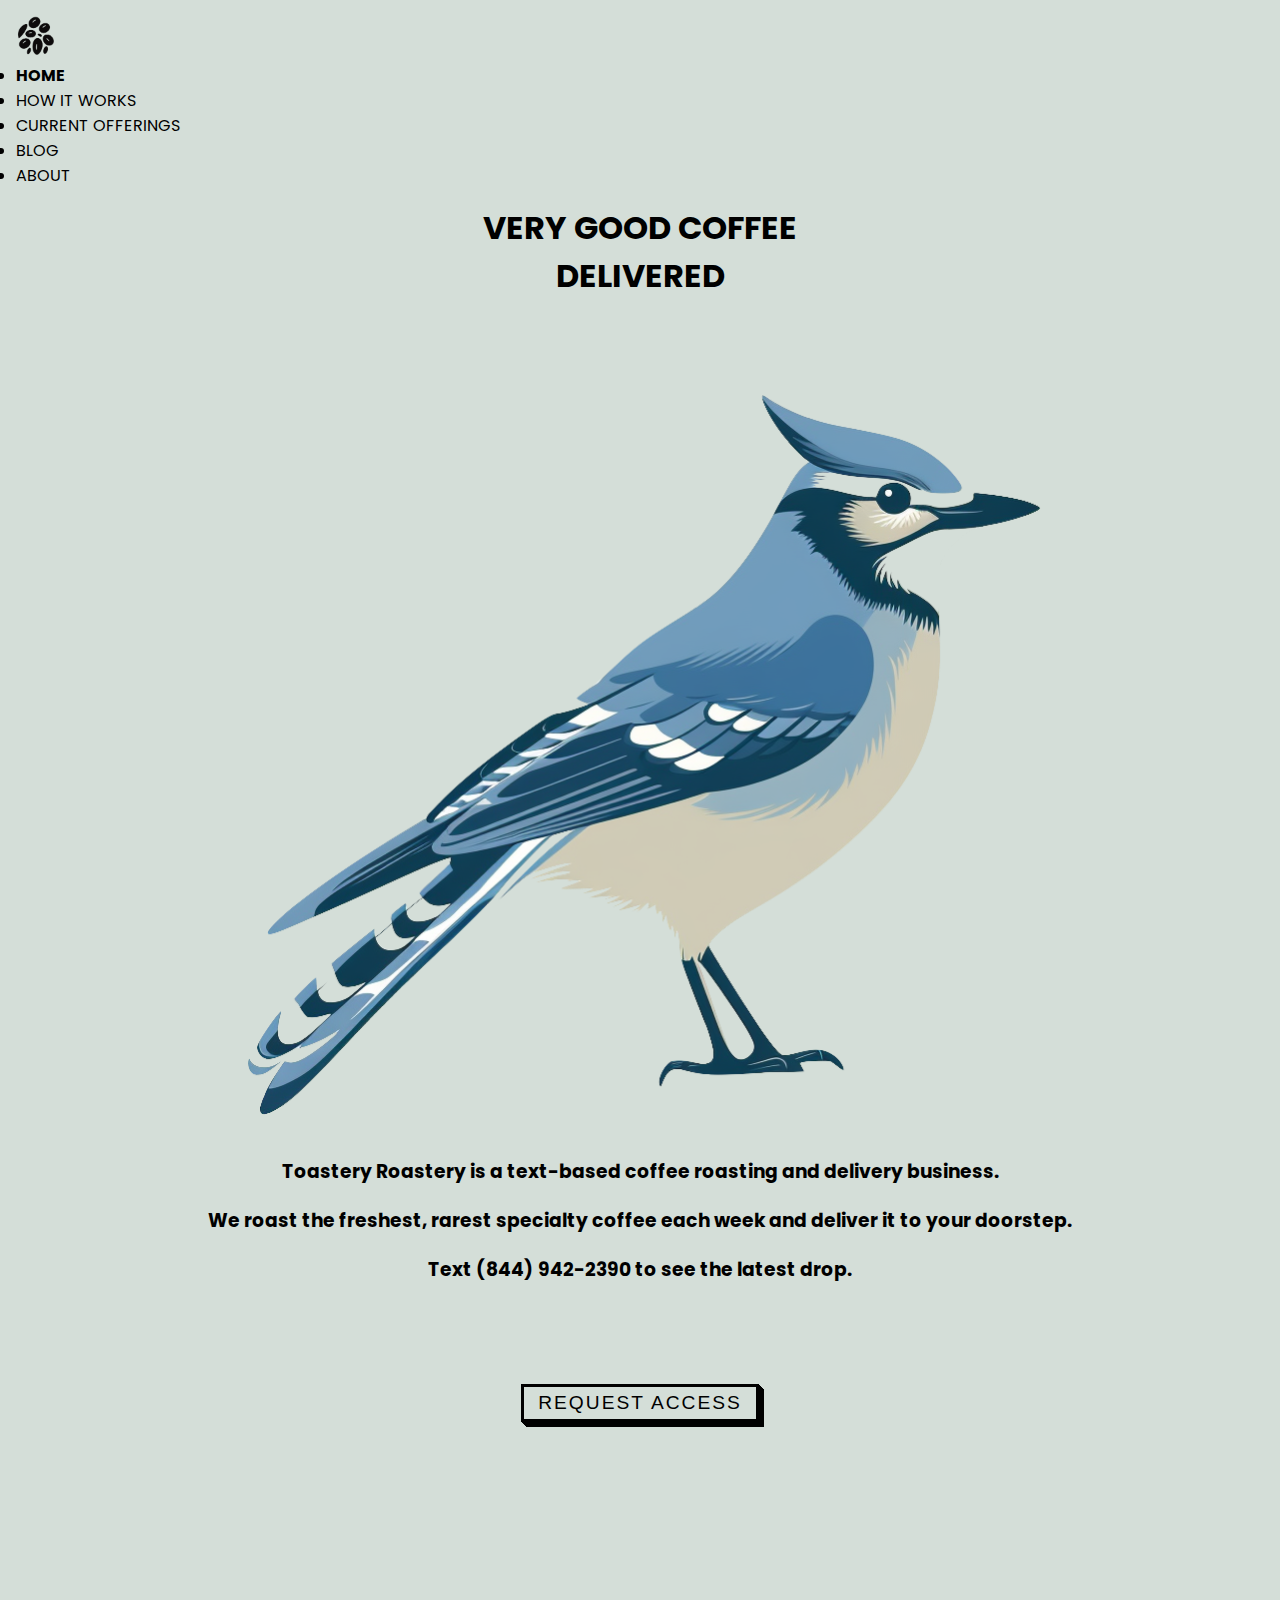
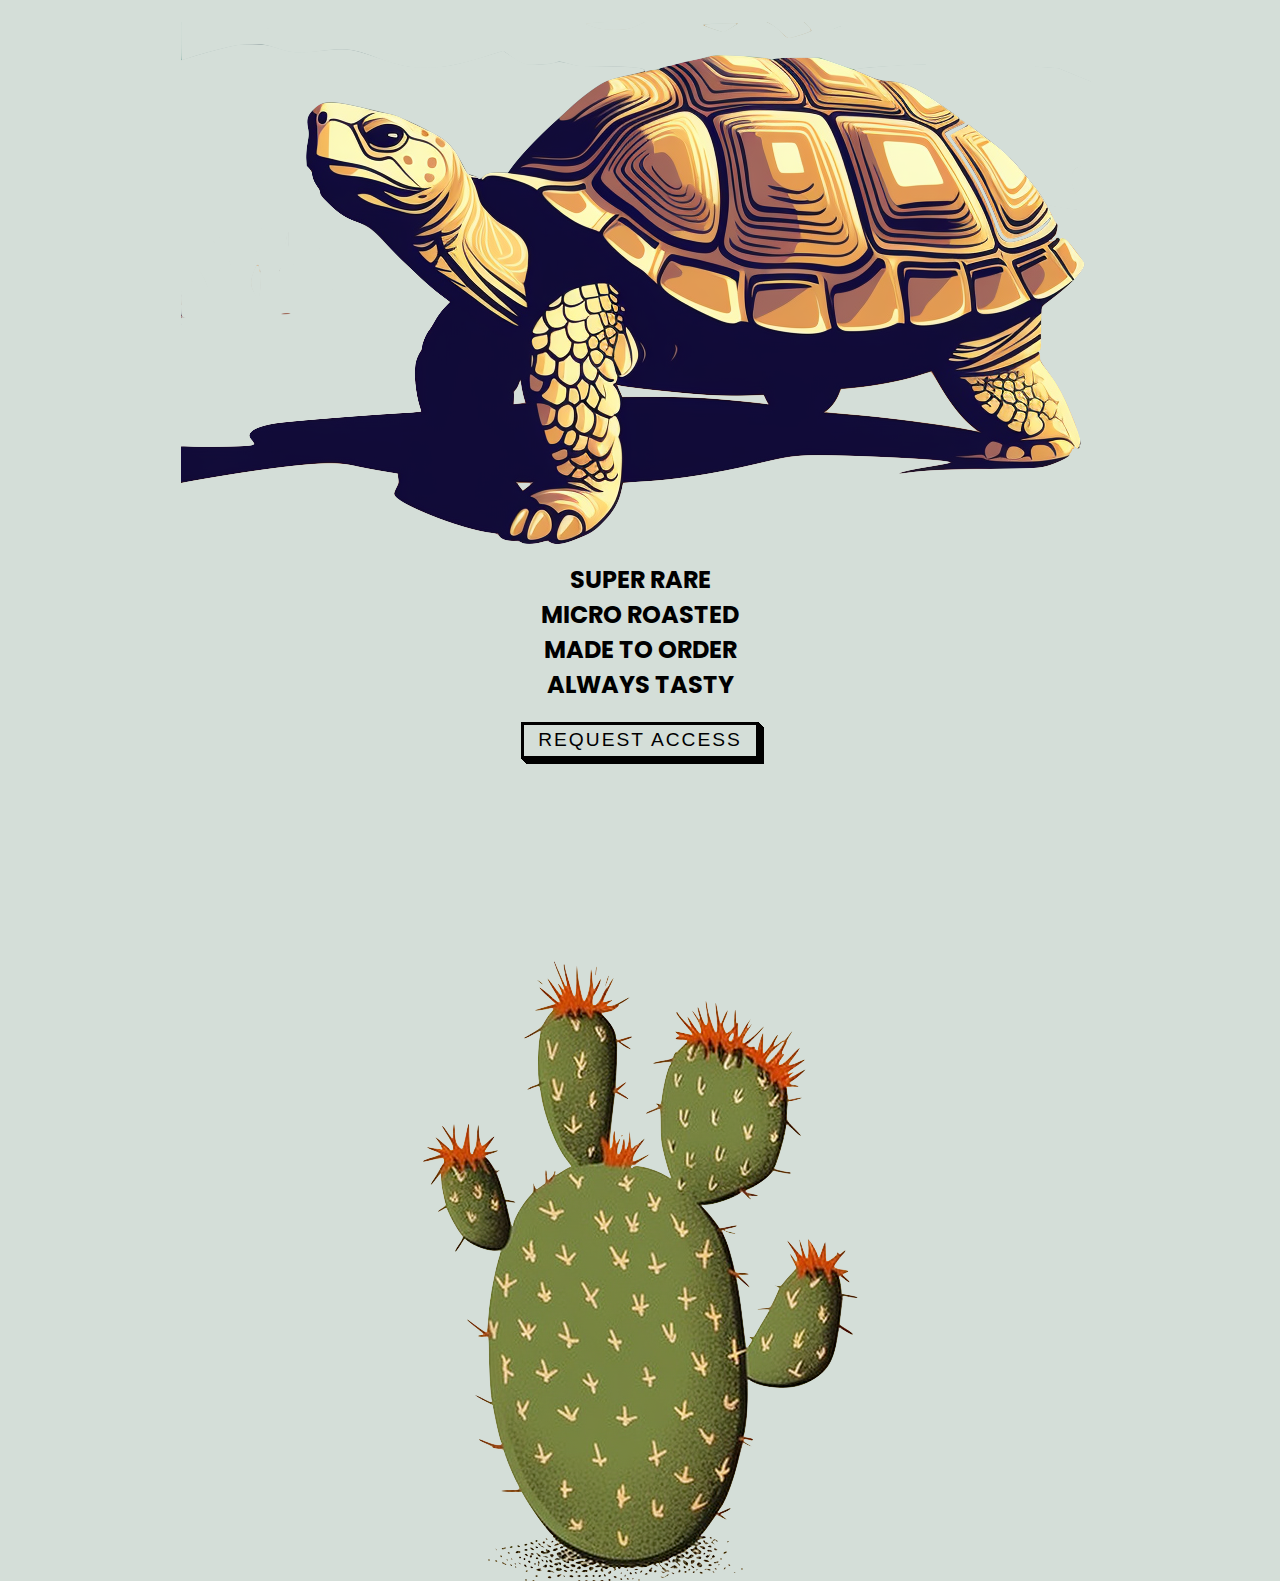
<file: index.html>
<!DOCTYPE html>
<html lang="en" prefix="og: http://ogp.me/ns#">

<head>
    <meta charset="UTF-8">
    <meta name="viewport" content="width=device-width, initial-scale=1.0">
    <meta name="description"
        content="Toastery Roastery offers specialty coffee roasting and delivery. Super rare, made-to-order, micro-roasted, and always tasty coffee.">
    <link href="https://cdn.jsdelivr.net/npm/bootstrap@5.0.2/dist/css/bootstrap.min.css" rel="stylesheet"
        integrity="sha384-EVSTQN3/azprG1Anm3QDgpJLIm9Nao0Yz1ztcQTwFspd3yD65VohhpuuCOmLASjC" crossorigin="anonymous">
    <link rel="stylesheet" href="styles.css">
    <title>Toastery Roastery | Super Rare Coffee Delivery</title>
    <meta name="author" content="Toastery Roastery LLC">
    <meta property="og:title" content="Super Rare Coffee Delivery" />
    <meta property="og:description"
        content="Toastery Roastery offers specialty coffee roasting and delivery. Super rare, made-to-order, micro-roasted, and always tasty coffee." />
    <meta property="og:type" content="website" />
    <meta property="og:url" content="https://toasteryroastery.com/index.html" />
    <meta property="og:image" content="https://toasteryroastery.com/social.png" />
    <meta property="og:site_name" content="Toastery Roastery" />
    <meta property="og:locale" content="en_US" />
    <meta name="twitter:card" content="summary_large_image">
    <meta name="twitter:title" content="Toastery Roastery | Super Rare Coffee Delivery">
    <meta name="twitter:description"
        content="Toastery Roastery offers specialty coffee roasting and delivery. Super rare, made-to-order, micro-roasted, and always tasty coffee.">
    <meta name="twitter:image" content="https://toasteryroastery.com/social.png">
    <link href="beans.png" rel="shortcut icon" type="image/x-icon" />
    <!-- Google tag (gtag.js) -->
    <script async src="https://www.googletagmanager.com/gtag/js?id=G-BHH6FG8HDN"></script>
    <script>
        window.dataLayer = window.dataLayer || [];
        function gtag() { dataLayer.push(arguments); }
        gtag('js', new Date());

        gtag('config', 'G-BHH6FG8HDN');
    </script>
    <link rel="preconnect" href="https://fonts.googleapis.com">
    <link rel="preconnect" href="https://fonts.gstatic.com" crossorigin>
    <link href="https://fonts.googleapis.com/css2?family=Poppins:ital,wght@0,400;0,700;1,400;1,700&display=swap"
        rel="stylesheet">
    <script async type="text/javascript"
        src="https://static.klaviyo.com/onsite/js/klaviyo.js?company_id=Uy3e5K"></script>
</head>

<body id="index">
    <header>
        <nav class="navbar navbar-expand-md navbar-light">
            <a class="navbar-brand" href="index.html">
                <img class="rotate-slowly" src="beans.png" alt="Toastery Roastery Logo" height="40" width="40">
            </a>
            <button class="navbar-toggler" type="button" data-bs-toggle="collapse" data-bs-target="#navbarNav"
                aria-controls="navbarNav" aria-expanded="false" aria-label="Toggle navigation">
                <span class="navbar-toggler-icon"></span>
            </button>
            <div class="collapse navbar-collapse" id="navbarNav">
                <ul class="navbar-nav ml-auto">
                    <li class="nav-item active">
                        <a class="nav-link" href="index.html">HOME</a>
                    </li>
                    <li class="nav-item">
                        <a class="nav-link" href="how-it-works.html">HOW IT WORKS</a>
                    </li>
                    <li class="nav-item">
                        <a class="nav-link" href="offerings.html">CURRENT OFFERINGS</a>
                    </li>
                    <li class="nav-item">
                        <a class="nav-link" href="blog.html">BLOG</a>
                    </li>
                    <li class="nav-item">
                        <a class="nav-link" href="about.html">ABOUT</a>
                    </li>
                </ul>
            </div>
        </nav>
    </header>
    <main>
        <div class="centered-div">
            <h1>VERY GOOD COFFEE</h1>
            <h1 class="spacing-2">DELIVERED</h1>
            <img class="img-fluid" src="bluebird.png" alt="Blue Bird">
            <h3 class="spacing-1">Toastery Roastery is a text-based coffee roasting and delivery business.</h3>
            <h3 class="spacing-1">We roast the freshest, rarest specialty coffee each week and deliver it to your
                doorstep.</h3>
            <h3 class="spacing-3">Text <a class="klaviyo_form_trigger1">(844) 942-2390</a> to see the latest drop.
            </h3>
            <button class="sms-button spacing-4 klaviyo_form_trigger2">REQUEST ACCESS</button>
            <img class="img-fluid" src="tortoise.png" alt="Desert Tortoise">
            <h2>SUPER RARE</h2>
            <h2>MICRO ROASTED</h2>
            <h2>MADE TO ORDER</h2>
            <h2 class="spacing-1">ALWAYS TASTY</h2>
            <button class="sms-button spacing-4 klaviyo_form_trigger3">REQUEST ACCESS</button>
            <img class="img-fluid" src="cactus.png" alt="Cactus">
        </div>
    </main>
    <script src="https://cdn.jsdelivr.net/npm/bootstrap@5.0.2/dist/js/bootstrap.bundle.min.js"
        integrity="sha384-MrcW6ZMFYlzcLA8Nl+NtUVF0sA7MsXsP1UyJoMp4YLEuNSfAP+JcXn/tWtIaxVXM"
        crossorigin="anonymous"></script>
    <script src="https://cdn.jsdelivr.net/npm/@popperjs/core@2.9.3/dist/umd/popper.min.js"
        integrity="sha384-eMNCOe7tC1doHpGoJtKh7z7lGz7fuP4F8nfdFvAOA6Gg/z6Y5J6XqqyGXYM2ntX1"
        crossorigin="anonymous"></script>
    <script type="text/javascript">
        document.querySelector('.klaviyo_form_trigger1').addEventListener('click', function () {
            window._klOnsite = window._klOnsite || [];
            window._klOnsite.push(['openForm', 'WktRsF']);
        });
    </script>
    <script type="text/javascript">
        document.querySelector('.klaviyo_form_trigger2').addEventListener('click', function () {
            window._klOnsite = window._klOnsite || [];
            window._klOnsite.push(['openForm', 'WktRsF']);
        });
    </script>
    <script type="text/javascript">
        document.querySelector('.klaviyo_form_trigger3').addEventListener('click', function () {
            window._klOnsite = window._klOnsite || [];
            window._klOnsite.push(['openForm', 'WktRsF']);
        });
    </script>
</body>

</html>
</file>
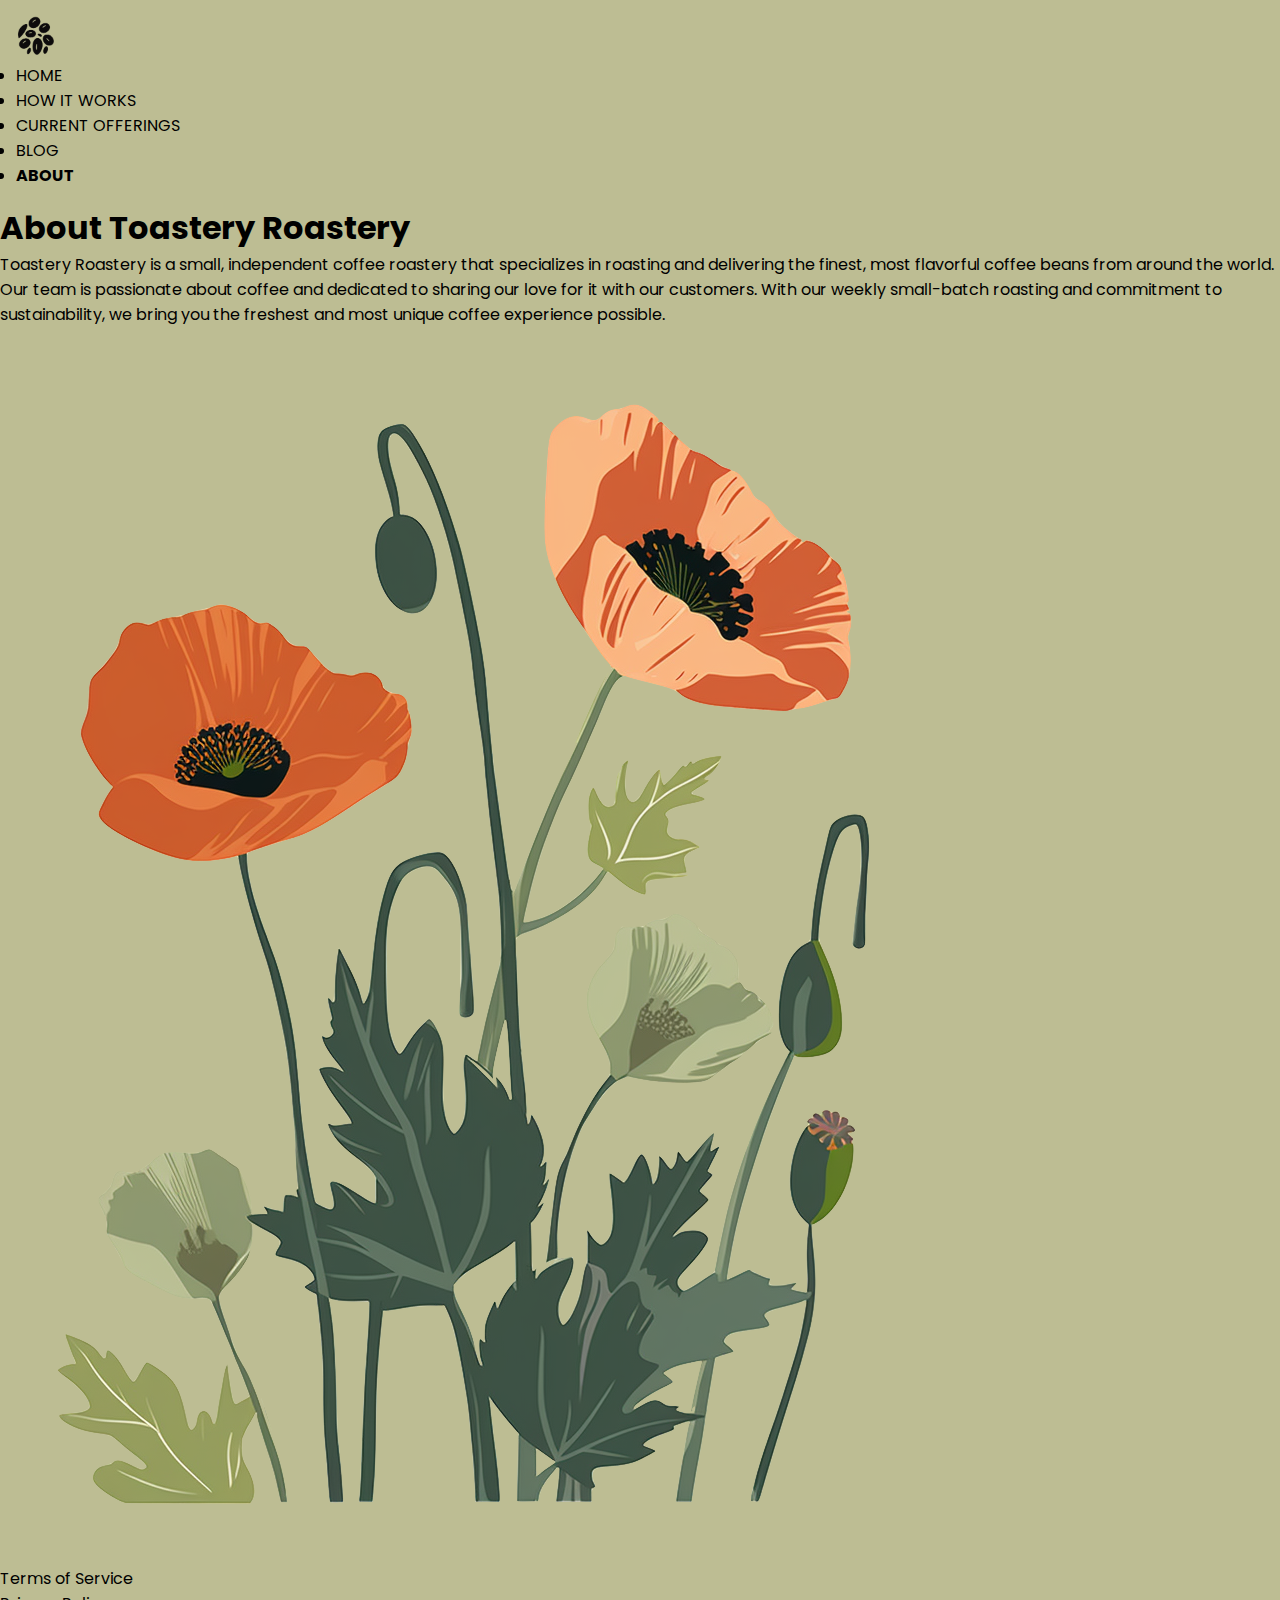
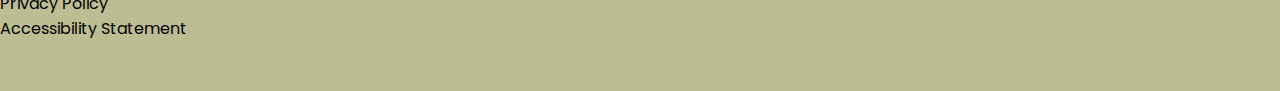
<file: about.html>
<!DOCTYPE html>
<html lang="en" prefix="og: http://ogp.me/ns#">

<head>
    <meta charset="UTF-8">
    <meta name="viewport" content="width=device-width, initial-scale=1.0">
    <meta name="description"
        content="Toastery Roastery offers specialty coffee roasting and delivery. Super rare, made-to-order, micro-roasted, and always tasty coffee.">
    <link href="https://cdn.jsdelivr.net/npm/bootstrap@5.0.2/dist/css/bootstrap.min.css" rel="stylesheet"
        integrity="sha384-EVSTQN3/azprG1Anm3QDgpJLIm9Nao0Yz1ztcQTwFspd3yD65VohhpuuCOmLASjC" crossorigin="anonymous">
    <link rel="stylesheet" href="styles.css">
    <title>Toastery Roastery | About</title>
    <meta name="author" content="Toastery Roastery LLC">
    <meta property="og:title" content="Toastery Roastery | About" />
    <meta property="og:description"
        content="Toastery Roastery offers specialty coffee roasting and delivery. Super rare, made-to-order, micro-roasted, and always tasty coffee." />
    <meta property="og:type" content="website" />
    <meta property="og:url" content="https://toasteryroastery.com/about.html" />
    <meta property="og:image" content="https://toasteryroastery.com/social.png" />
    <meta property="og:site_name" content="Toastery Roastery" />
    <meta property="og:locale" content="en_US" />
    <meta name="twitter:card" content="summary_large_image">
    <meta name="twitter:title" content="Toastery Roastery | About">
    <meta name="twitter:description"
        content="Toastery Roastery offers specialty coffee roasting and delivery. Super rare, made-to-order, micro-roasted, and always tasty coffee.">
    <meta name="twitter:image" content="https://toasteryroastery.com/social.png">
    <link href="beans.png" rel="shortcut icon" type="image/x-icon" />
    <link rel="preconnect" href="https://fonts.googleapis.com">
    <link rel="preconnect" href="https://fonts.gstatic.com" crossorigin>
    <link href="https://fonts.googleapis.com/css2?family=Poppins:ital,wght@0,400;0,700;1,400;1,700&display=swap"
        rel="stylesheet">
</head>

<body id="about">
    <header>
        <nav class="navbar navbar-expand-md navbar-light">
            <a class="navbar-brand" href="index.html">
                <img class="rotate-slowly" src="beans.png" alt="Toastery Roastery Logo" height="40" width="40">
            </a>
            <button class="navbar-toggler" type="button" data-bs-toggle="collapse" data-bs-target="#navbarNav"
                aria-controls="navbarNav" aria-expanded="false" aria-label="Toggle navigation">
                <span class="navbar-toggler-icon"></span>
            </button>
            <div class="collapse navbar-collapse" id="navbarNav">
                <ul class="navbar-nav ml-auto">
                    <li class="nav-item">
                        <a class="nav-link" href="index.html">HOME</a>
                    </li>
                    <li class="nav-item">
                        <a class="nav-link" href="how-it-works.html">HOW IT WORKS</a>
                    </li>
                    <li class="nav-item">
                        <a class="nav-link" href="offerings.html">CURRENT OFFERINGS</a>
                    </li>
                    <li class="nav-item">
                        <a class="nav-link" href="blog.html">BLOG</a>
                    </li>
                    <li class="nav-item active">
                        <a class="nav-link" href="about.html">ABOUT</a>
                    </li>
                </ul>
            </div>
        </nav>
    </header>
    <main>
        <div class="container mt-5">
            <div class="row">
                <div class="col-12 col-md-8 mx-auto">
                    <h1>About Toastery Roastery</h1>
                    <p>
                        Toastery Roastery is a small, independent coffee roastery that specializes in roasting and
                        delivering the finest, most flavorful coffee beans from around the world. Our team is passionate
                        about coffee and dedicated to sharing our love for it with our customers. With our weekly
                        small-batch roasting and commitment to sustainability, we bring you the freshest and most unique
                        coffee experience possible.
                    </p>
                    <img class="img-fluid" src="poppies.png" alt="Poppies">
                    <div class="row mt-3 spacing-2">
                        <div class="col-md-4">
                            <a href="tos.html">Terms of Service</a>
                        </div>
                        <div class="col-md-4">
                            <a href="privacy.html">Privacy Policy</a>
                        </div>
                        <div class="col-md-4">
                            <a href="accessibility.html">Accessibility Statement</a>
                        </div>
                    </div>
                </div>
            </div>
        </div>
    </main>
    <script src="https://cdn.jsdelivr.net/npm/@popperjs/core@2.9.3/dist/umd/popper.min.js"
        integrity="sha384-eMNCOe7tC1doHpGoJtKh7z7lGz7fuP4F8nfdFvAOA6Gg/z6Y5J6XqqyGXYM2ntX1"
        crossorigin="anonymous"></script>
    <script src="https://cdn.jsdelivr.net/npm/bootstrap@5.0.2/dist/js/bootstrap.min.js"
        integrity="sha384-cVKIPhGWiC2Al4u+LWgxfKTRIcfu0JTxR+EQDz/bgldoEyl4H0zUF0QKbrJ0EcQF"
        crossorigin="anonymous"></script>
</body>

</html>
</file>
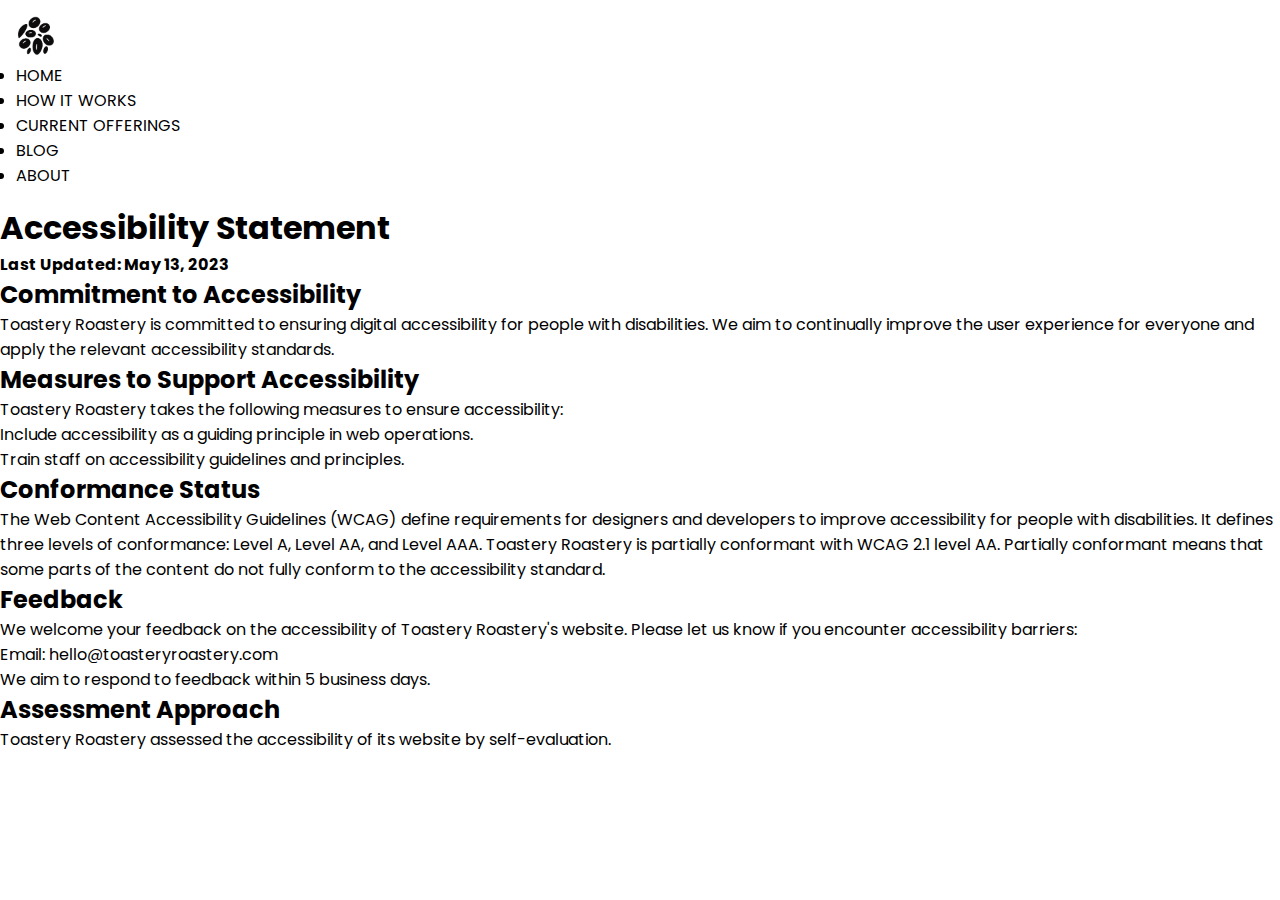
<file: accessibility.html>
<!DOCTYPE html>
<html lang="en" prefix="og: http://ogp.me/ns#">

<head>
    <meta charset="UTF-8">
    <meta name="viewport" content="width=device-width, initial-scale=1.0">
    <meta name="description"
        content="Toastery Roastery offers specialty coffee roasting and delivery. Super rare, made-to-order, micro-roasted, and always tasty coffee.">
    <link href="https://cdn.jsdelivr.net/npm/bootstrap@5.0.2/dist/css/bootstrap.min.css" rel="stylesheet"
        integrity="sha384-EVSTQN3/azprG1Anm3QDgpJLIm9Nao0Yz1ztcQTwFspd3yD65VohhpuuCOmLASjC" crossorigin="anonymous">
    <link rel="stylesheet" href="styles.css">
    <title>Toastery Roastery | Accessibility Statement</title>
    <meta name="author" content="Toastery Roastery LLC">
    <link href="beans.png" rel="shortcut icon" type="image/x-icon" />
    <link rel="preconnect" href="https://fonts.googleapis.com">
    <link rel="preconnect" href="https://fonts.gstatic.com" crossorigin>
    <link href="https://fonts.googleapis.com/css2?family=Poppins:ital,wght@0,400;0,700;1,400;1,700&display=swap"
        rel="stylesheet">
</head>

<body>
    <header>
        <nav class="navbar navbar-expand-md navbar-light">
            <a class="navbar-brand" href="index.html">
                <img class="rotate-slowly" src="beans.png" alt="Toastery Roastery Logo" height="40" width="40">
            </a>
            <button class="navbar-toggler" type="button" data-bs-toggle="collapse" data-bs-target="#navbarNav"
                aria-controls="navbarNav" aria-expanded="false" aria-label="Toggle navigation">
                <span class="navbar-toggler-icon"></span>
            </button>
            <div class="collapse navbar-collapse" id="navbarNav">
                <ul class="navbar-nav ml-auto">
                    <li class="nav-item">
                        <a class="nav-link" href="index.html">HOME</a>
                    </li>
                    <li class="nav-item">
                        <a class="nav-link" href="how-it-works.html">HOW IT WORKS</a>
                    </li>
                    <li class="nav-item">
                        <a class="nav-link" href="offerings.html">CURRENT OFFERINGS</a>
                    </li>
                    <li class="nav-item">
                        <a class="nav-link" href="blog.html">BLOG</a>
                    </li>
                    <li class="nav-item">
                        <a class="nav-link" href="about.html">ABOUT</a>
                    </li>
                </ul>
            </div>
        </nav>
    </header>
    <main>
        <div class="container mt-5">
            <div class="row">
                <div class="col-12 col-md-8 mx-auto">
                    <h1>Accessibility Statement</h1>
                    <p><strong>Last Updated: May 13, 2023</strong></p>
                    <h2>Commitment to Accessibility</h2>
                    <p>Toastery Roastery is committed to ensuring digital accessibility for people with disabilities. We
                        aim to continually improve the user experience for everyone and apply the relevant accessibility
                        standards.</p>

                    <h2>Measures to Support Accessibility</h2>
                    <p>Toastery Roastery takes the following measures to ensure accessibility:</p>
                    <ul>
                        <li>Include accessibility as a guiding principle in web operations.</li>
                        <li>Train staff on accessibility guidelines and principles.</li>
                    </ul>

                    <h2>Conformance Status</h2>
                    <p>The Web Content Accessibility Guidelines (WCAG) define requirements for designers and developers
                        to improve accessibility for people with disabilities. It defines three levels of conformance:
                        Level A, Level AA, and Level AAA. Toastery Roastery is partially conformant with WCAG 2.1 level
                        AA. Partially conformant means that some parts of the content do not fully conform to the
                        accessibility standard.</p>

                    <h2>Feedback</h2>
                    <p>We welcome your feedback on the accessibility of Toastery Roastery's website. Please let us know
                        if you encounter accessibility barriers:</p>
                    <p>Email: <a href="mailto:hello@toasteryroastery.com">hello@toasteryroastery.com</a></p>
                    <p>We aim to respond to feedback within 5 business days.</p>

                    <h2>Assessment Approach</h2>
                    <p>Toastery Roastery assessed the accessibility of its website by self-evaluation.</p>
                </div>
            </div>
        </div>
    </main>
    <script src="https://cdn.jsdelivr.net/npm/@popperjs/core@2.9.3/dist/umd/popper.min.js"
        integrity="sha384-eMNCOe7tC1doHpGoJtKh7z7lGz7fuP4F8nfdFvAOA6Gg/z6Y5J6XqqyGXYM2ntX1"
        crossorigin="anonymous"></script>
    <script src="https://cdn.jsdelivr.net/npm/bootstrap@5.0.2/dist/js/bootstrap.min.js"
        integrity="sha384-cVKIPhGWiC2Al4u+LWgxfKTRIcfu0JTxR+EQDz/bgldoEyl4H0zUF0QKbrJ0EcQF"
        crossorigin="anonymous"></script>
</body>

</html>
</file>
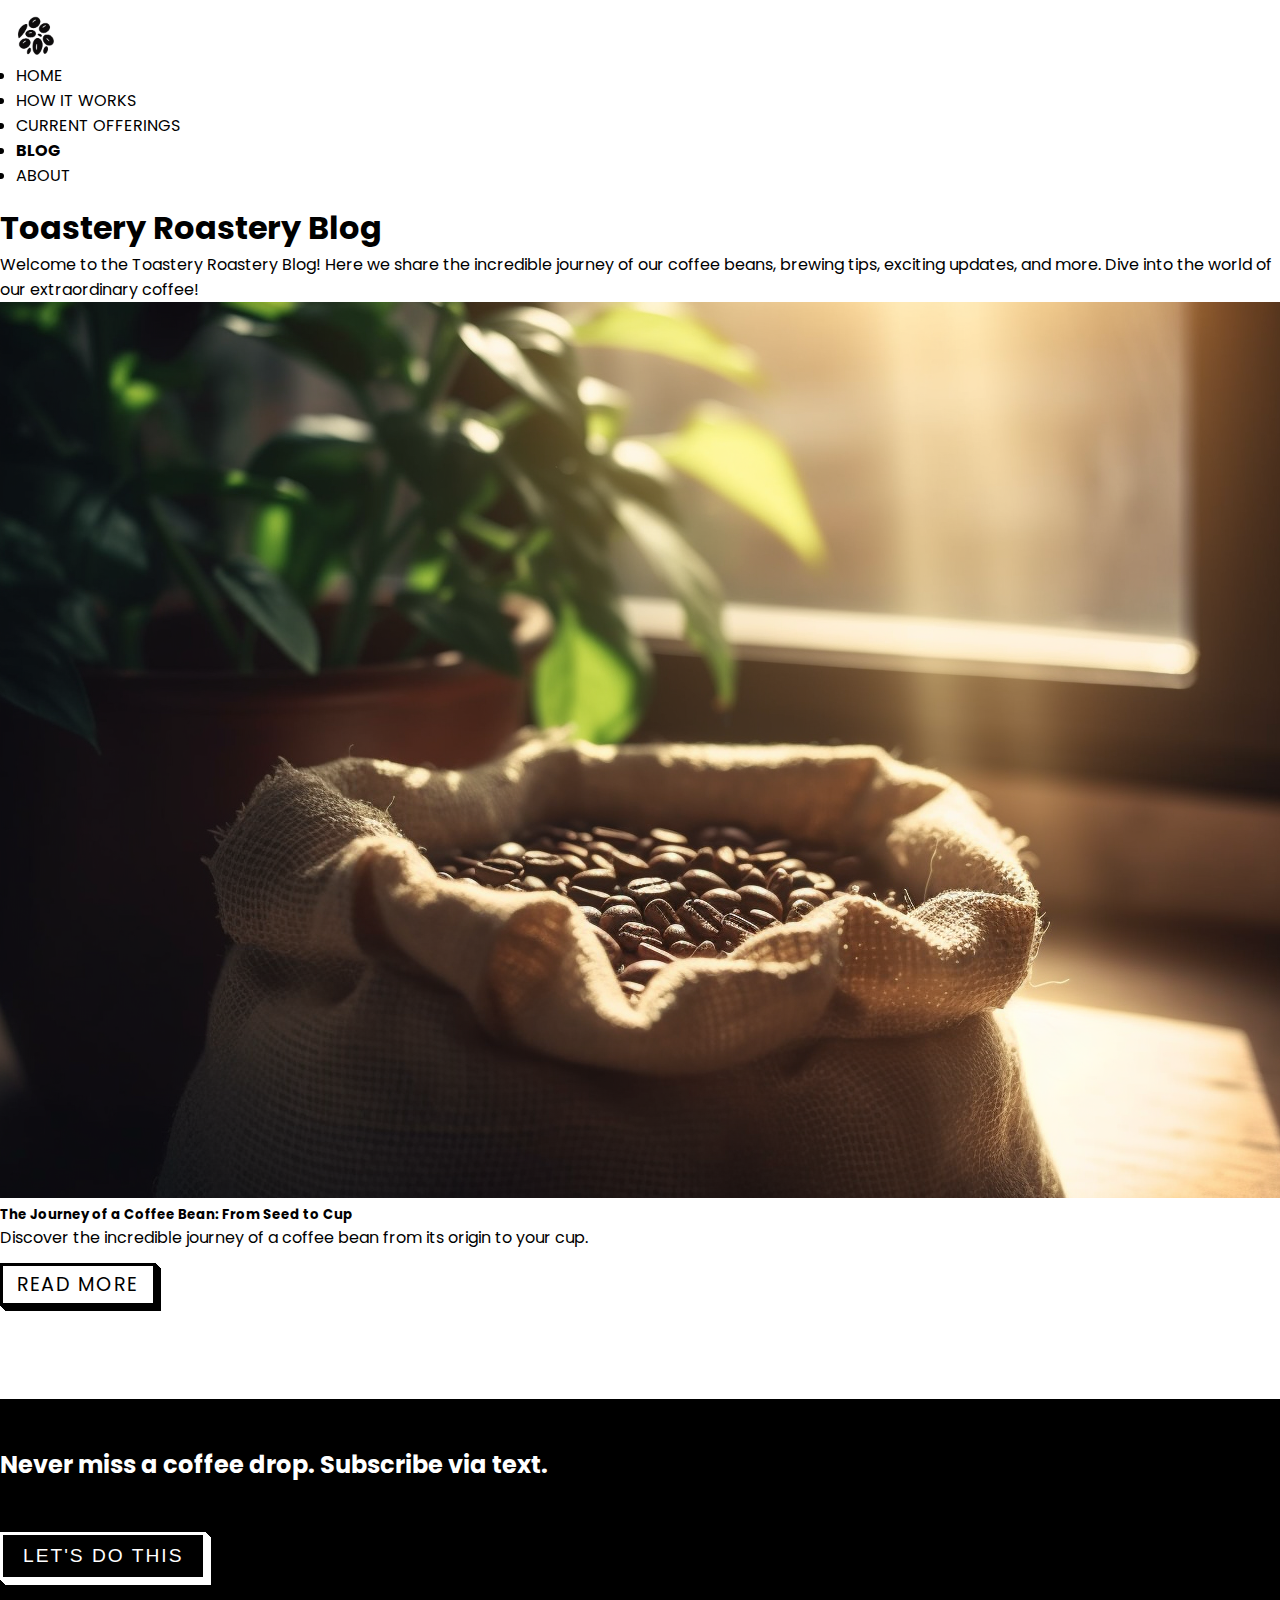
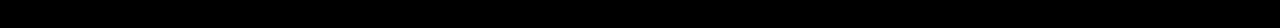
<file: blog.html>
<!DOCTYPE html>
<html lang="en" prefix="og: http://ogp.me/ns#">

<head>
    <meta charset="UTF-8">
    <meta name="viewport" content="width=device-width, initial-scale=1.0">
    <meta name="description" content="See the latest posts from Toastery Roastery.">
    <link href="https://cdn.jsdelivr.net/npm/bootstrap@5.0.2/dist/css/bootstrap.min.css" rel="stylesheet"
        integrity="sha384-EVSTQN3/azprG1Anm3QDgpJLIm9Nao0Yz1ztcQTwFspd3yD65VohhpuuCOmLASjC" crossorigin="anonymous">
    <link rel="stylesheet" href="styles.css">
    <title>Toastery Roastery Blog | Fresh Brews, Insights & More</title>
    <meta name="author" content="Toastery Roastery LLC">
    <meta name="description"
        content="Welcome to the Toastery Roastery Blog - your hub for the latest news, insights, and fresh brew tips from your favorite local roastery.">
    <meta property="og:title" content="Toastery Roastery Blog | Fresh Brews, Insights & More" />
    <meta property="og:description"
        content="Explore the world of coffee with the Toastery Roastery Blog. Dive into our fresh brews, roasting techniques, and discover coffee like never before." />
    <meta property="og:type" content="website" />
    <meta property="og:url" content="https://toasteryroastery.com/blog.html" />
    <meta property="og:image" content="https://toasteryroastery.com/social.png" />
    <meta property="og:site_name" content="Toastery Roastery Blog" />
    <meta property="og:locale" content="en_US" />
    <meta name="twitter:card" content="summary_large_image">
    <meta name="twitter:title" content="Toastery Roastery Blog | Fresh Brews, Insights & More">
    <meta name="twitter:description"
        content="Stay up-to-date with the Toastery Roastery Blog - your guide to the rich and exciting world of coffee. Discover fresh brews, roasting tips, and more." />
    <meta name="twitter:image" content="https://toasteryroastery.com/social.png">

    <link href="beans.png" rel="shortcut icon" type="image/x-icon" />
    <link rel="preconnect" href="https://fonts.googleapis.com">
    <link rel="preconnect" href="https://fonts.gstatic.com" crossorigin>
    <link href="https://fonts.googleapis.com/css2?family=Poppins:ital,wght@0,400;0,700;1,400;1,700&display=swap"
        rel="stylesheet">
    <script async type="text/javascript"
        src="https://static.klaviyo.com/onsite/js/klaviyo.js?company_id=Uy3e5K"></script>
</head>

<body>
    <header>
        <nav class="navbar navbar-expand-md navbar-light">
            <a class="navbar-brand" href="index.html">
                <img class="rotate-slowly" src="beans.png" alt="Toastery Roastery Logo" height="40" width="40">
            </a>
            <button class="navbar-toggler" type="button" data-bs-toggle="collapse" data-bs-target="#navbarNav"
                aria-controls="navbarNav" aria-expanded="false" aria-label="Toggle navigation">
                <span class="navbar-toggler-icon"></span>
            </button>
            <div class="collapse navbar-collapse" id="navbarNav">
                <ul class="navbar-nav ml-auto">
                    <li class="nav-item">
                        <a class="nav-link" href="index.html">HOME</a>
                    </li>
                    <li class="nav-item">
                        <a class="nav-link" href="how-it-works.html">HOW IT WORKS</a>
                    </li>
                    <li class="nav-item">
                        <a class="nav-link" href="offerings.html">CURRENT OFFERINGS</a>
                    </li>
                    <li class="nav-item active">
                        <a class="nav-link" href="blog.html">BLOG</a>
                    </li>
                    <li class="nav-item">
                        <a class="nav-link" href="about.html">ABOUT</a>
                    </li>
                </ul>
            </div>
        </nav>
    </header>
    <main>
        <section class="container mt-5">
            <h1 class="text-center">Toastery Roastery Blog</h1>
            <p class="lead text-center">Welcome to the Toastery Roastery Blog! Here we share the incredible journey of
                our coffee beans, brewing tips, exciting updates, and more. Dive into the world of our extraordinary
                coffee!</p>
        </section>

        <section class="container mt-5 spacing-3">
            <div class="row row-cols-1 row-cols-md-2 row-cols-lg-3 g-4">

                <div class="col">
                    <div class="card">
                        <a href="blog/the-journey-of-a-coffee-bean-from-seed-to-cup.html"><img src="hero1.png"
                                class="card-img-top" alt="Beans"></a>
                        <div class="card-body spacing-1">
                            <a href="blog/the-journey-of-a-coffee-bean-from-seed-to-cup.html">
                                <h5 class="card-title">The Journey of a Coffee Bean: From Seed to Cup</h5>
                            </a>
                            <p class="card-text spacing-1">Discover the incredible journey of a coffee bean from its
                                origin to
                                your cup.</p>
                            <a href="blog/the-journey-of-a-coffee-bean-from-seed-to-cup.html" class="sms-button">Read
                                More</a>
                        </div>
                    </div>
                </div>
            </div>
        </section>

        <section>
            <div class="blog-cta">
                <div class="col-12 col-md-8 mx-auto">
                    <div class="text-center mb-5">
                        <h2 class="spacing-2">
                            Never miss a coffee drop. Subscribe via text.
                        </h2>
                        <button class="sms-button sms-button-white klaviyo_form_trigger">LET'S DO
                            THIS</button>
                    </div>
                </div>
            </div>
        </section>
    </main>
    <script src="https://cdn.jsdelivr.net/npm/@popperjs/core@2.9.3/dist/umd/popper.min.js"
        integrity="sha384-eMNCOe7tC1doHpGoJtKh7z7lGz7fuP4F8nfdFvAOA6Gg/z6Y5J6XqqyGXYM2ntX1"
        crossorigin="anonymous"></script>
    <script src="https://cdn.jsdelivr.net/npm/bootstrap@5.0.2/dist/js/bootstrap.min.js"
        integrity="sha384-cVKIPhGWiC2Al4u+LWgxfKTRIcfu0JTxR+EQDz/bgldoEyl4H0zUF0QKbrJ0EcQF"
        crossorigin="anonymous"></script>
    <script type="text/javascript">
        document.querySelector('.klaviyo_form_trigger').addEventListener('click', function () {
            window._klOnsite = window._klOnsite || [];
            window._klOnsite.push(['openForm', 'WktRsF']);
        });
    </script>
</body>

</html>
</file>
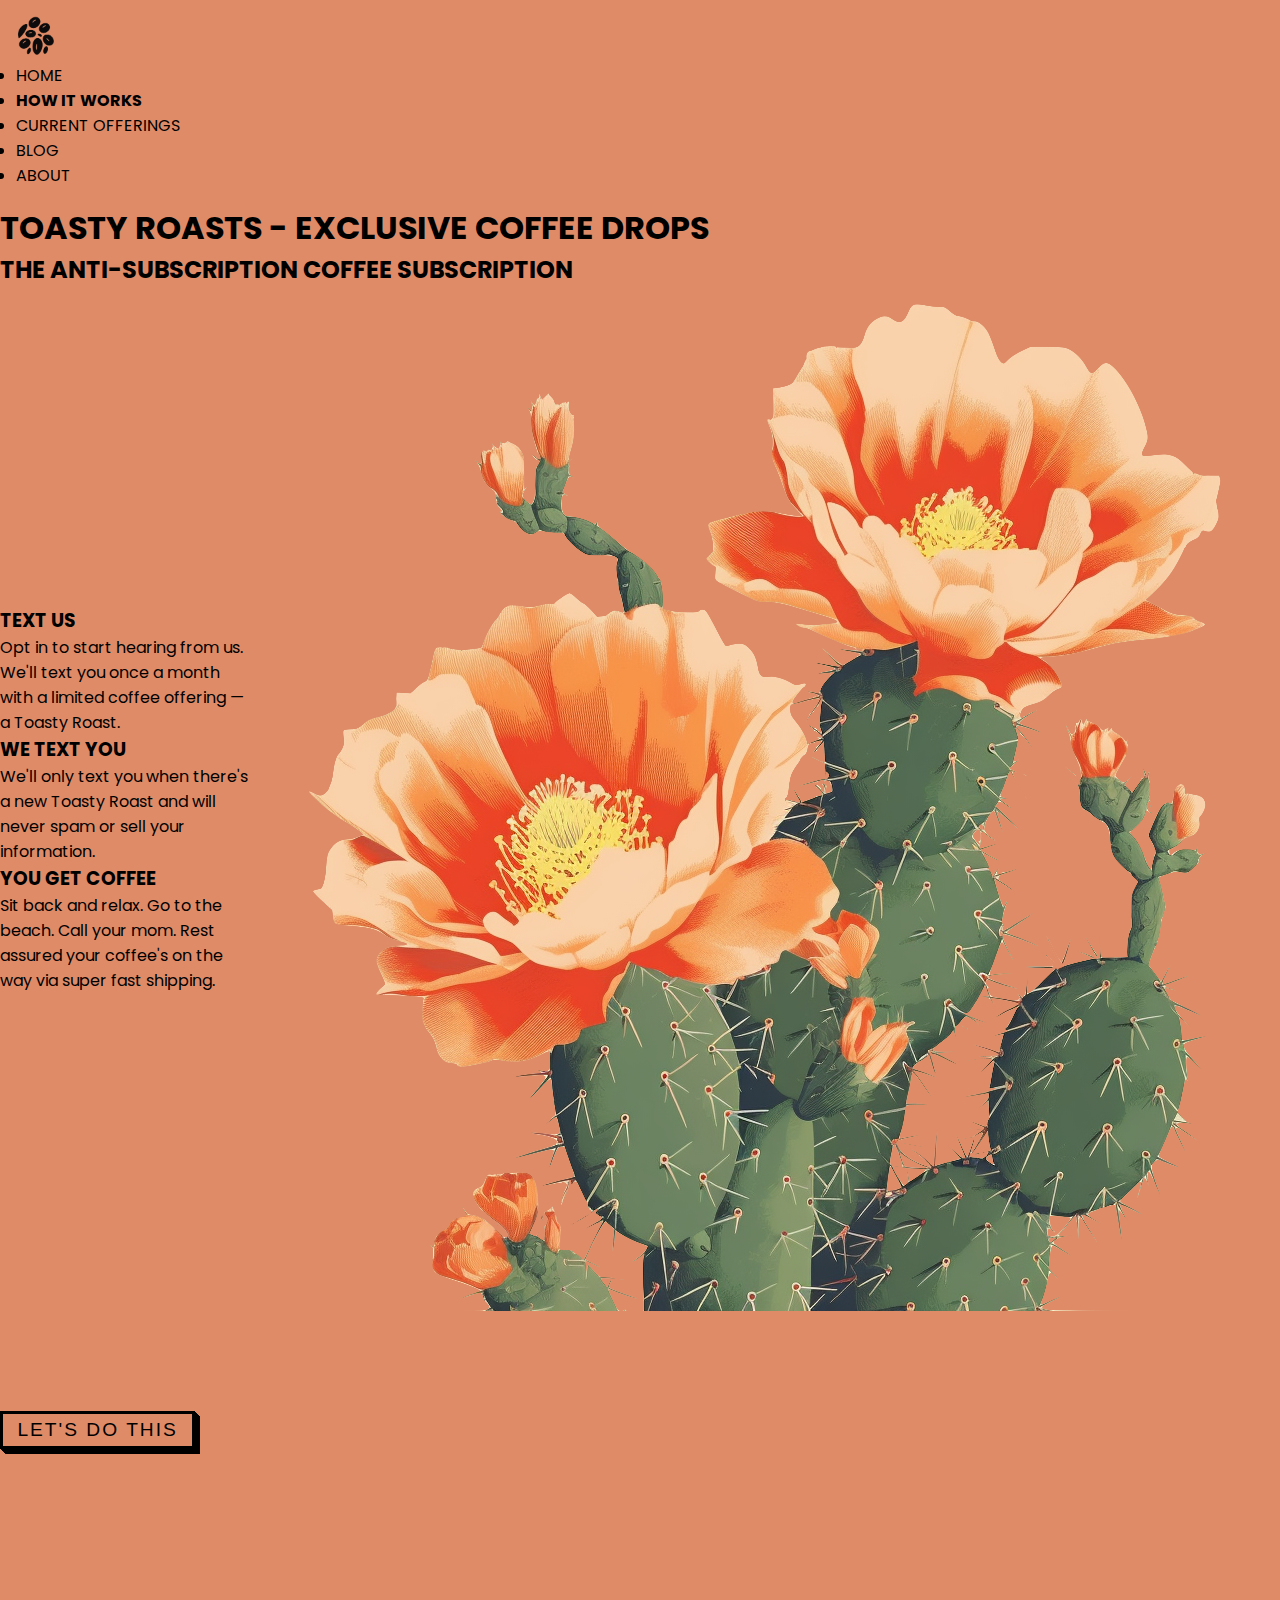
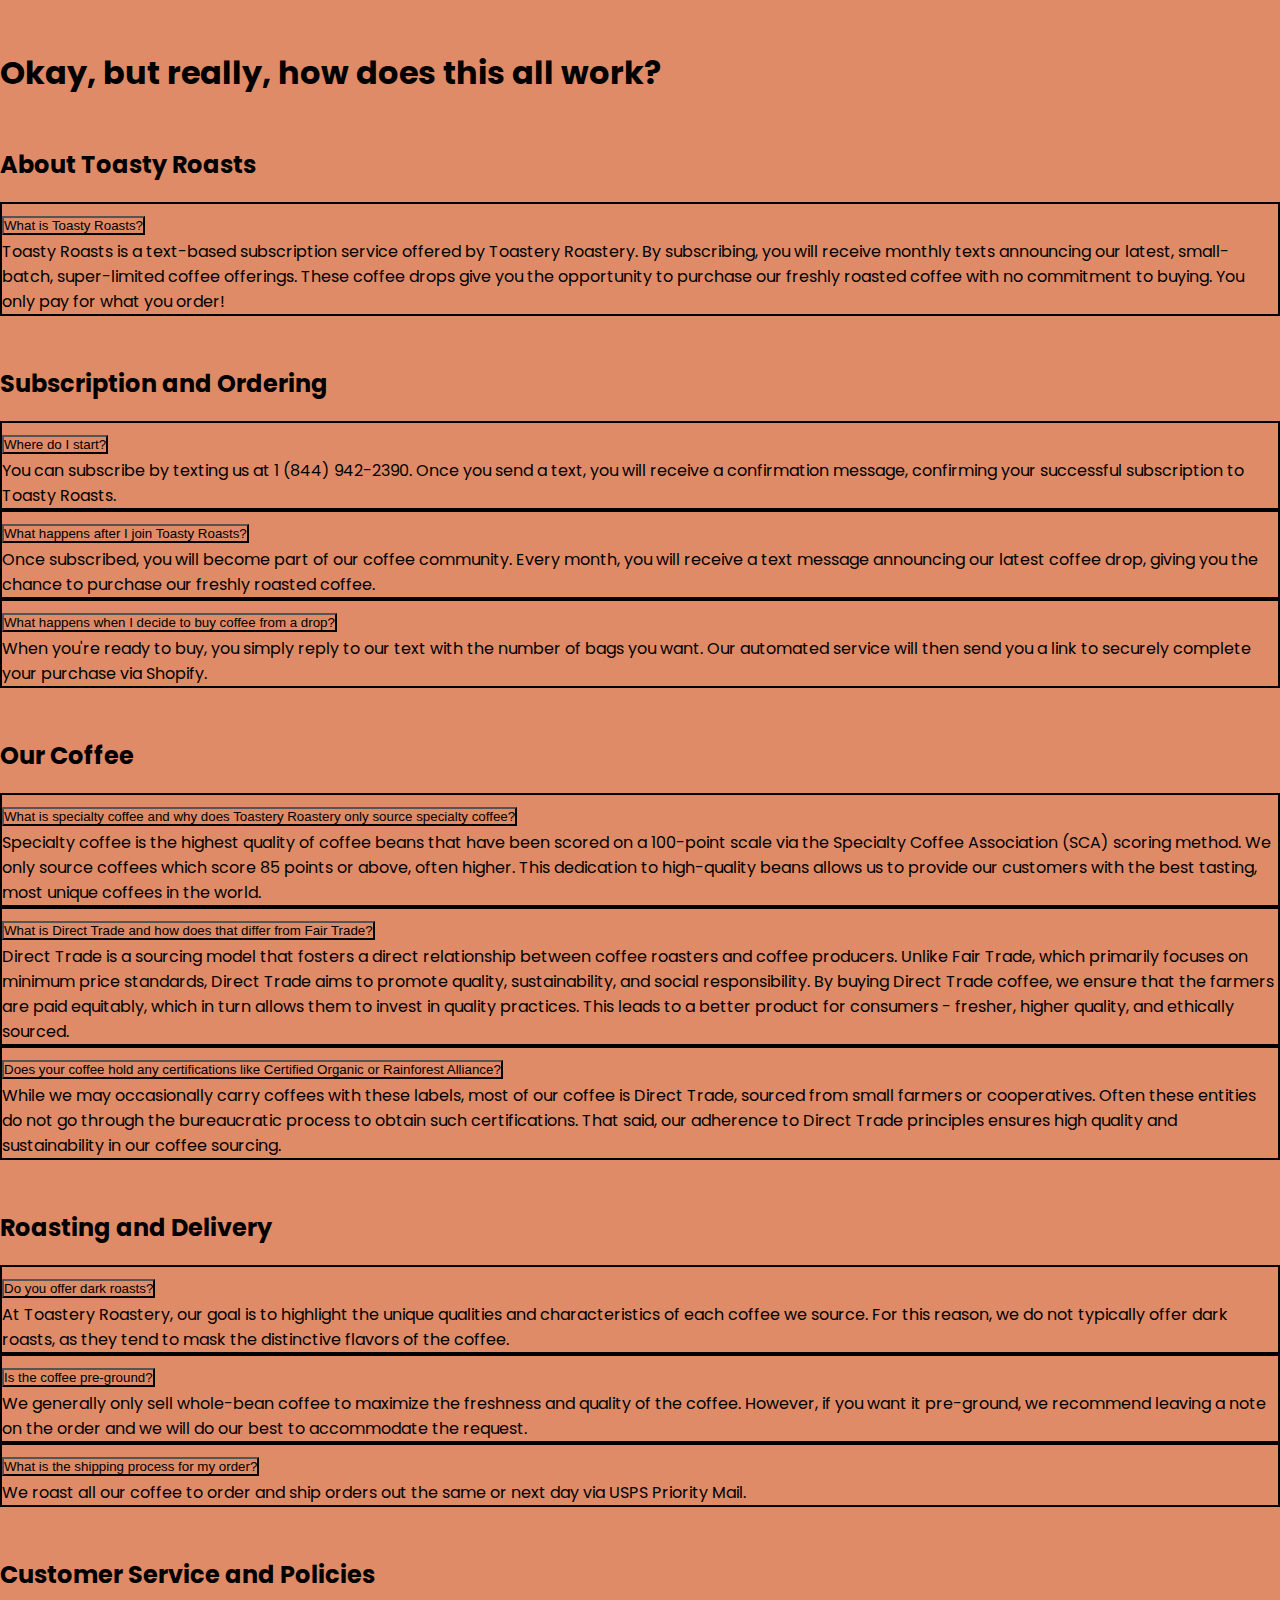
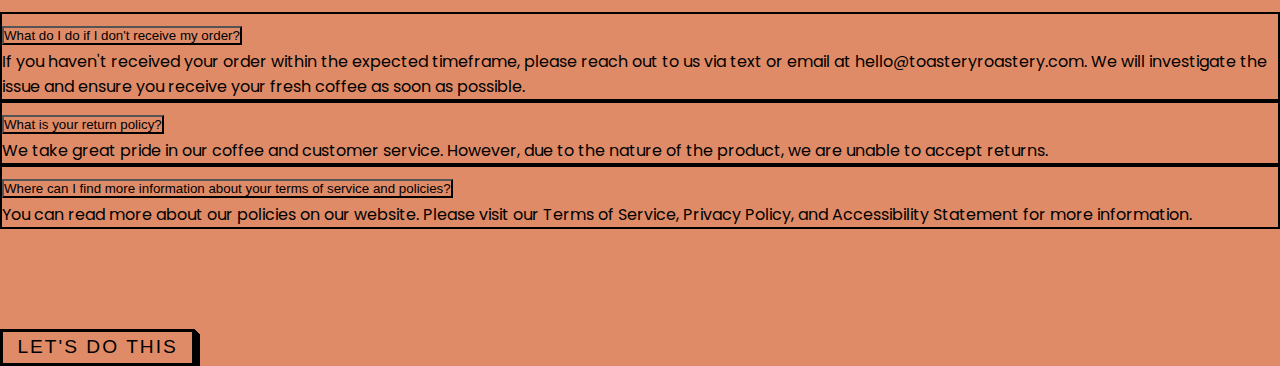
<file: how-it-works.html>
<!DOCTYPE html>
<html lang="en" prefix="og: http://ogp.me/ns#">

<head>
  <meta charset="UTF-8">
  <meta name="viewport" content="width=device-width, initial-scale=1.0">
  <meta name="description"
    content="The Anti-Coffee-Subscription Subscription. You opt-in, we text you about the latest drop, you get super specialty beans sent straight to your door via super fast shipping.">
  <link href="https://cdn.jsdelivr.net/npm/bootstrap@5.0.2/dist/css/bootstrap.min.css" rel="stylesheet"
    integrity="sha384-EVSTQN3/azprG1Anm3QDgpJLIm9Nao0Yz1ztcQTwFspd3yD65VohhpuuCOmLASjC" crossorigin="anonymous">
  <link rel="stylesheet" href="styles.css">
  <title>Toastery Roastery | How It Works</title>
  <meta name="author" content="Toastery Roastery LLC">
  <meta property="og:title" content="Toastery Roastery | How It Works" />
  <meta property="og:description"
    content="The Anti-Coffee-Subscription Subscription. You opt-in, we text you about the latest drop, you get super specialty beans sent straight to your door via super fast shipping." />
  <meta property="og:type" content="website" />
  <meta property="og:url" content="https://toasteryroastery.com/how-it-works.html" />
  <meta property="og:image" content="https://toasteryroastery.com/social.png" />
  <meta property="og:site_name" content="Toastery Roastery" />
  <meta property="og:locale" content="en_US" />
  <meta name="twitter:card" content="summary_large_image">
  <meta name="twitter:title" content="Toastery Roastery | How It Works">
  <meta name="twitter:description"
    content="The Anti-Coffee-Subscription Subscription. You opt-in, we text you about the latest drop, you get super specialty beans sent straight to your door via super fast shipping.">
  <meta name="twitter:image" content="https://toasteryroastery.com/social.png">
  <link href="beans.png" rel="shortcut icon" type="image/x-icon" />
  <link rel="preconnect" href="https://fonts.googleapis.com">
  <link rel="preconnect" href="https://fonts.gstatic.com" crossorigin>
  <link href="https://fonts.googleapis.com/css2?family=Poppins:ital,wght@0,400;0,700;1,400;1,700&display=swap"
    rel="stylesheet">
  <script async type="text/javascript" src="https://static.klaviyo.com/onsite/js/klaviyo.js?company_id=Uy3e5K"></script>
</head>

<body id="how-it-works">
  <header>
    <nav class="navbar navbar-expand-md navbar-light">
      <a class="navbar-brand" href="index.html">
        <img class="rotate-slowly" src="beans.png" alt="Toastery Roastery Logo" height="40" width="40">
      </a>
      <button class="navbar-toggler" type="button" data-bs-toggle="collapse" data-bs-target="#navbarNav"
        aria-controls="navbarNav" aria-expanded="false" aria-label="Toggle navigation">
        <span class="navbar-toggler-icon"></span>
      </button>
      <div class="collapse navbar-collapse" id="navbarNav">
        <ul class="navbar-nav ml-auto">
          <li class="nav-item">
            <a class="nav-link" href="index.html">HOME</a>
          </li>
          <li class="nav-item active">
            <a class="nav-link" href="how-it-works.html">HOW IT WORKS</a>
          </li>
          <li class="nav-item">
            <a class="nav-link" href="offerings.html">CURRENT OFFERINGS</a>
          </li>
          <li class="nav-item">
            <a class="nav-link" href="blog.html">BLOG</a>
        </li>
          <li class="nav-item">
            <a class="nav-link" href="about.html">ABOUT</a>
          </li>
        </ul>
      </div>
    </nav>
  </header>
  <main>
    <div class="container mt-5">
      <h1 class="text-center mb-5">TOASTY ROASTS - EXCLUSIVE COFFEE DROPS</h1>
      <h2 class="text-center mb-5">THE ANTI-SUBSCRIPTION COFFEE SUBSCRIPTION</h1>
        <div class="container spacing-3">
          <div class="row custom-row">
            <div class="col-lg-6">
              <div class="row">
                <div class="col-12">
                  <h3>TEXT US</h3>
                  <p>Opt in to start hearing from us. We'll text you once a month with a limited coffee offering — a
                    Toasty Roast.</p>
                </div>
                <div class="col-12">
                  <h3>WE TEXT YOU</h3>
                  <p>We'll only text you when there's a new Toasty Roast and will never spam or sell your information.
                  </p>
                </div>
                <div class="col-12">
                  <h3>YOU GET COFFEE</h3>
                  <p>Sit back and relax. Go to the beach. Call your mom. Rest assured your coffee's on the way via super
                    fast shipping.</p>
                </div>
              </div>
            </div>
            <div class="col-lg-6">
              <img class="img-fluid center-image" src="cactus-flowers.png" alt="Cactus flowers">
            </div>
          </div>
        </div>

        <div class="row spacing-3">
          <div class="text-center mb-5">
            <button class="sms-button spacing-3 klaviyo_form_trigger1">LET'S DO
              THIS</button>
          </div>
        </div>

        <div class="row">
          <div class="col-12 col-md-6 mx-auto">
            <h1 class="spacing-2">Okay, but really, how does this all work?</h1>
            <h2 class="faq-title spacing-1">About Toasty Roasts</h2>

            <div class="accordion" id="faqAccordion">
              <div class="accordion-item spacing-2">
                <h2 class="accordion-header" id="headingOne">
                  <button class="accordion-button collapsed" type="button" data-bs-toggle="collapse"
                    data-bs-target="#collapseOne" aria-expanded="false" aria-controls="collapseOne">
                    What is Toasty Roasts?
                  </button>
                </h2>
                <div id="collapseOne" class="accordion-collapse collapse" aria-labelledby="headingOne"
                  data-bs-parent="#faqAccordion">
                  <div class="accordion-body">
                    Toasty Roasts is a text-based subscription service offered by Toastery Roastery. By subscribing, you
                    will receive monthly texts announcing our latest, small-batch, super-limited coffee offerings. These
                    coffee drops give you the opportunity to purchase our freshly roasted coffee with no commitment to
                    buying. You only pay for what you order!
                  </div>
                </div>
              </div>
            </div>

            <h2 class="faq-title spacing-1">Subscription and Ordering</h2>

            <div class="accordion" id="faqAccordion">
              <div class="accordion-item">
                <h2 class="accordion-header" id="headingTwo">
                  <button class="accordion-button collapsed" type="button" data-bs-toggle="collapse"
                    data-bs-target="#collapseTwo" aria-expanded="false" aria-controls="collapseTwo">
                    Where do I start?
                  </button>
                </h2>
                <div id="collapseTwo" class="accordion-collapse collapse" aria-labelledby="headingTwo"
                  data-bs-parent="#faqAccordion">
                  <div class="accordion-body">
                    You can subscribe by texting us at <a class="klaviyo_form_trigger999">1 (844) 942-2390</a>. Once
                    you send a text, you will receive a confirmation message, confirming your successful subscription to
                    Toasty Roasts.
                  </div>
                </div>
              </div>

              <div class="accordion-item">
                <h2 class="accordion-header" id="headingThree">
                  <button class="accordion-button collapsed" type="button" data-bs-toggle="collapse"
                    data-bs-target="#collapseThree" aria-expanded="false" aria-controls="collapseThree">
                    What happens after I join Toasty Roasts?
                  </button>
                </h2>
                <div id="collapseThree" class="accordion-collapse collapse" aria-labelledby="headingThree"
                  data-bs-parent="#faqAccordion">
                  <div class="accordion-body">
                    Once subscribed, you will become part of our coffee community. Every month, you will receive a text
                    message announcing our latest coffee drop, giving you the chance to purchase our freshly roasted
                    coffee. </div>
                </div>
              </div>

              <div class="accordion-item spacing-2">
                <h2 class="accordion-header" id="headingFour">
                  <button class="accordion-button collapsed" type="button" data-bs-toggle="collapse"
                    data-bs-target="#collapseFour" aria-expanded="false" aria-controls="collapseFour">
                    What happens when I decide to buy coffee from a drop?
                  </button>
                </h2>
                <div id="collapseFour" class="accordion-collapse collapse" aria-labelledby="headingFour"
                  data-bs-parent="#faqAccordion">
                  <div class="accordion-body">
                    When you're ready to buy, you simply reply to our text with the number of bags you want. Our
                    automated service will then send you a link to securely complete your purchase via Shopify.
                  </div>
                </div>
              </div>
            </div>

            <h2 class="faq-title spacing-1">Our Coffee</h2>

            <div class="accordion" id="faqAccordion">
              <div class="accordion-item">
                <h2 class="accordion-header" id="headingFive">
                  <button class="accordion-button collapsed" type="button" data-bs-toggle="collapse"
                    data-bs-target="#collapseFive" aria-expanded="false" aria-controls="collapseFive">
                    What is specialty coffee and why does Toastery Roastery only source specialty coffee?
                  </button>
                </h2>
                <div id="collapseFive" class="accordion-collapse collapse" aria-labelledby="headingFive"
                  data-bs-parent="#faqAccordion">
                  <div class="accordion-body">
                    Specialty coffee is the highest quality of coffee beans that have been scored on a 100-point scale
                    via the Specialty Coffee Association (SCA) scoring method. We only source coffees which score 85
                    points or above, often higher. This dedication to high-quality beans allows us to provide our
                    customers with the best tasting, most unique coffees in the world.
                  </div>
                </div>
              </div>

              <div class="accordion-item">
                <h2 class="accordion-header" id="headingSix">
                  <button class="accordion-button collapsed" type="button" data-bs-toggle="collapse"
                    data-bs-target="#collapseSix" aria-expanded="false" aria-controls="collapseSix">
                    What is Direct Trade and how does that differ from Fair Trade?
                  </button>
                </h2>
                <div id="collapseSix" class="accordion-collapse collapse" aria-labelledby="headingSix"
                  data-bs-parent="#faqAccordion">
                  <div class="accordion-body">
                    Direct Trade is a sourcing model that fosters a direct relationship between coffee roasters and
                    coffee producers. Unlike Fair Trade, which primarily focuses on minimum price standards, Direct
                    Trade aims to promote quality, sustainability, and social responsibility. By buying Direct Trade
                    coffee, we ensure that the farmers are paid equitably, which in turn allows them to invest in
                    quality practices. This leads to a better product for consumers - fresher, higher quality, and
                    ethically sourced.
                  </div>
                </div>
              </div>

              <div class="accordion-item spacing-2">
                <h2 class="accordion-header" id="headingSeven">
                  <button class="accordion-button collapsed" type="button" data-bs-toggle="collapse"
                    data-bs-target="#collapseSeven" aria-expanded="false" aria-controls="collapseSeven">
                    Does your coffee hold any certifications like Certified Organic or Rainforest Alliance?
                  </button>
                </h2>
                <div id="collapseSeven" class="accordion-collapse collapse" aria-labelledby="headingSeven"
                  data-bs-parent="#faqAccordion">
                  <div class="accordion-body">
                    While we may occasionally carry coffees with these labels, most of our coffee is Direct Trade,
                    sourced from small farmers or cooperatives. Often these entities do not go through the bureaucratic
                    process to obtain such certifications. That said, our adherence to Direct Trade principles ensures
                    high quality and sustainability in our coffee sourcing.
                  </div>
                </div>
              </div>
            </div>

            <h2 class="faq-title spacing-1">Roasting and Delivery</h2>

            <div class="accordion" id="faqAccordion">
              <div class="accordion-item">
                <h2 class="accordion-header" id="headingEight">
                  <button class="accordion-button collapsed" type="button" data-bs-toggle="collapse"
                    data-bs-target="#collapseEight" aria-expanded="false" aria-controls="collapseEight">
                    Do you offer dark roasts?
                  </button>
                </h2>
                <div id="collapseEight" class="accordion-collapse collapse" aria-labelledby="headingEight"
                  data-bs-parent="#faqAccordion">
                  <div class="accordion-body">
                    At Toastery Roastery, our goal is to highlight the unique qualities and characteristics of each
                    coffee we source. For this reason, we do not typically offer dark roasts, as they tend to mask the
                    distinctive flavors of the coffee.
                  </div>
                </div>
              </div>

              <div class="accordion-item">
                <h2 class="accordion-header" id="headingNine">
                  <button class="accordion-button collapsed" type="button" data-bs-toggle="collapse"
                    data-bs-target="#collapseNine" aria-expanded="false" aria-controls="collapseNine">
                    Is the coffee pre-ground?
                  </button>
                </h2>
                <div id="collapseNine" class="accordion-collapse collapse" aria-labelledby="headingNine"
                  data-bs-parent="#faqAccordion">
                  <div class="accordion-body">
                    We generally only sell whole-bean coffee to maximize the freshness and quality of the coffee.
                    However, if you want it pre-ground, we recommend leaving a note on the order and we will do our best
                    to accommodate the request.
                  </div>
                </div>
              </div>

              <div class="accordion-item spacing-2">
                <h2 class="accordion-header" id="headingTen">
                  <button class="accordion-button collapsed" type="button" data-bs-toggle="collapse"
                    data-bs-target="#collapseTen" aria-expanded="false" aria-controls="collapseTen">
                    What is the shipping process for my order?
                  </button>
                </h2>
                <div id="collapseTen" class="accordion-collapse collapse" aria-labelledby="headingTen"
                  data-bs-parent="#faqAccordion">
                  <div class="accordion-body">
                    We roast all our coffee to order and ship orders out the same or next day via USPS Priority Mail.
                  </div>
                </div>
              </div>
            </div>

            <h2 class="faq-title spacing-1">Customer Service and Policies</h2>

            <div class="accordion" id="faqAccordion">
              <div class="accordion-item">
                <h2 class="accordion-header" id="headingEleven">
                  <button class="accordion-button collapsed" type="button" data-bs-toggle="collapse"
                    data-bs-target="#collapseEleven" aria-expanded="false" aria-controls="collapseEleven">
                    What do I do if I don't receive my order?
                  </button>
                </h2>
                <div id="collapseEleven" class="accordion-collapse collapse" aria-labelledby="headingEleven"
                  data-bs-parent="#faqAccordion">
                  <div class="accordion-body">
                    If you haven't received your order within the expected timeframe, please reach out to us via text or
                    email at <a href="mailto:hello@toasteryroastery.com">hello@toasteryroastery.com</a>. We will
                    investigate the issue and ensure you receive your fresh coffee as soon as possible.
                  </div>
                </div>
              </div>

              <div class="accordion-item">
                <h2 class="accordion-header" id="headingTwelve">
                  <button class="accordion-button collapsed" type="button" data-bs-toggle="collapse"
                    data-bs-target="#collapseTwelve" aria-expanded="false" aria-controls="collapseTwelve">
                    What is your return policy?
                  </button>
                </h2>
                <div id="collapseTwelve" class="accordion-collapse collapse" aria-labelledby="headingTwelve"
                  data-bs-parent="#faqAccordion">
                  <div class="accordion-body">
                    We take great pride in our coffee and customer service. However, due to the nature of the product,
                    we are unable to accept returns.
                  </div>
                </div>
              </div>

              <div class="accordion-item spacing-3">
                <h2 class="accordion-header" id="headingThirteen">
                  <button class="accordion-button collapsed" type="button" data-bs-toggle="collapse"
                    data-bs-target="#collapseThirteen" aria-expanded="false" aria-controls="collapseThirteen">
                    Where can I find more information about your terms of service and policies?
                  </button>
                </h2>
                <div id="collapseThirteen" class="accordion-collapse collapse" aria-labelledby="headingThirteen"
                  data-bs-parent="#faqAccordion">
                  <div class="accordion-body">
                    You can read more about our policies on our website. Please visit our <a href="tos.html">Terms of
                      Service</a>, <a href="privacy.html">Privacy Policy</a>, and <a
                      href="accessibility.html">Accessibility Statement</a> for more information. </div>
                </div>
              </div>
            </div>

          </div>
        </div>
    </div>

    <div class="text-center mb-5">
      <button class="sms-button klaviyo_form_trigger2">LET'S DO THIS</button>
    </div>

  </main>
  <script src="https://cdn.jsdelivr.net/npm/@popperjs/core@2.9.3/dist/umd/popper.min.js"
    integrity="sha384-eMNCOe7tC1doHpGoJtKh7z7lGz7fuP4F8nfdFvAOA6Gg/z6Y5J6XqqyGXYM2ntX1"
    crossorigin="anonymous"></script>
  <script src="https://cdn.jsdelivr.net/npm/bootstrap@5.0.2/dist/js/bootstrap.min.js"
    integrity="sha384-cVKIPhGWiC2Al4u+LWgxfKTRIcfu0JTxR+EQDz/bgldoEyl4H0zUF0QKbrJ0EcQF"
    crossorigin="anonymous"></script>
  <script type="text/javascript">
    document.querySelector('.klaviyo_form_trigger1').addEventListener('click', function () {
      window._klOnsite = window._klOnsite || [];
      window._klOnsite.push(['openForm', 'WktRsF']);
    });
  </script>
  <script type="text/javascript">
    document.querySelector('.klaviyo_form_trigger2').addEventListener('click', function () {
      window._klOnsite = window._klOnsite || [];
      window._klOnsite.push(['openForm', 'WktRsF']);
    });
  </script>
  <script type="text/javascript">
    document.querySelector('.klaviyo_form_trigger999').addEventListener('click', function () {
      window._klOnsite = window._klOnsite || [];
      window._klOnsite.push(['openForm', 'WktRsF']);
    });
  </script>
</body>

</html>
</file>
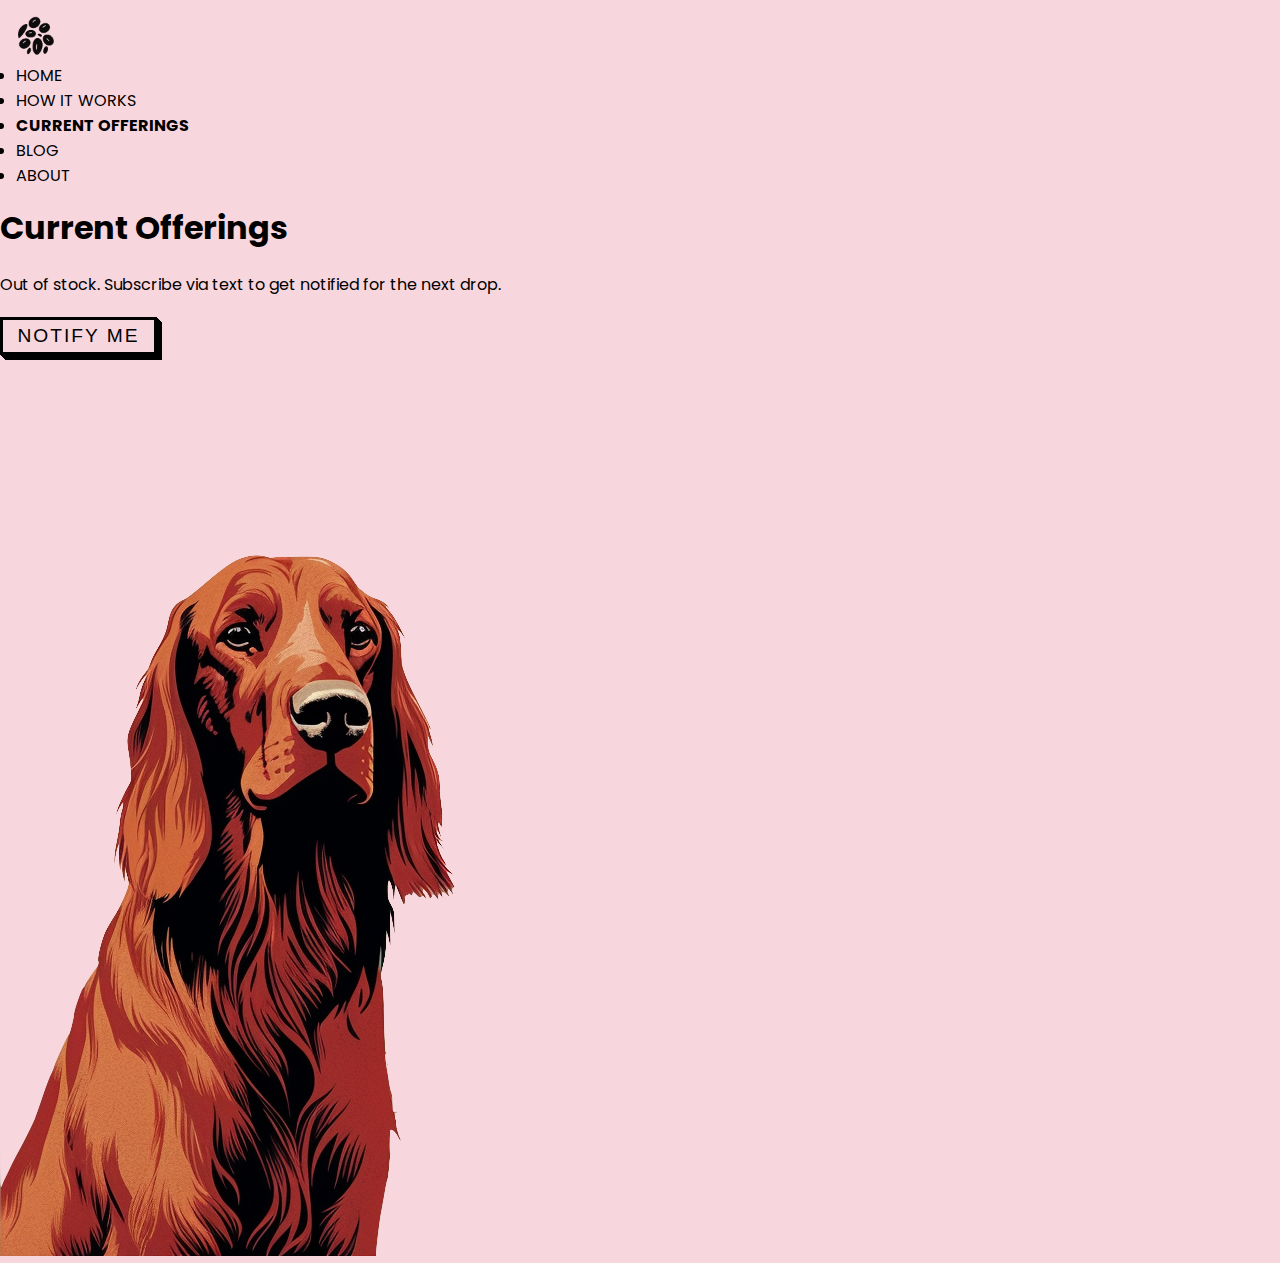
<file: offerings.html>
<!DOCTYPE html>
<html lang="en" prefix="og: http://ogp.me/ns#">

<head>
    <meta charset="UTF-8">
    <meta name="viewport" content="width=device-width, initial-scale=1.0">
    <meta name="description"
        content="Toastery Roastery offers specialty coffee roasting and delivery. Super rare, made-to-order, micro-roasted, and always tasty coffee.">
    <link href="https://cdn.jsdelivr.net/npm/bootstrap@5.0.2/dist/css/bootstrap.min.css" rel="stylesheet"
        integrity="sha384-EVSTQN3/azprG1Anm3QDgpJLIm9Nao0Yz1ztcQTwFspd3yD65VohhpuuCOmLASjC" crossorigin="anonymous">
    <link rel="stylesheet" href="styles.css">
    <title>Toastery Roastery | Current Offerings</title>
    <meta name="author" content="Toastery Roastery LLC">
    <meta property="og:title" content="Toastery Roastery | Current Offerings" />
    <meta property="og:description"
        content="Toastery Roastery offers specialty coffee roasting and delivery. Super rare, made-to-order, micro-roasted, and always tasty coffee." />
    <meta property="og:type" content="website" />
    <meta property="og:url" content="https://toasteryroastery.com/offerings.html" />
    <meta property="og:image" content="https://toasteryroastery.com/social.png" />
    <meta property="og:site_name" content="Toastery Roastery" />
    <meta property="og:locale" content="en_US" />
    <meta name="twitter:card" content="summary_large_image">
    <meta name="twitter:title" content="Toastery Roastery | Current Offerings">
    <meta name="twitter:description"
        content="Toastery Roastery offers specialty coffee roasting and delivery. Super rare, made-to-order, micro-roasted, and always tasty coffee.">
    <meta name="twitter:image" content="https://toasteryroastery.com/social.png">
    <link href="beans.png" rel="shortcut icon" type="image/x-icon" />
    <link rel="preconnect" href="https://fonts.googleapis.com">
    <link rel="preconnect" href="https://fonts.gstatic.com" crossorigin>
    <link href="https://fonts.googleapis.com/css2?family=Poppins:ital,wght@0,400;0,700;1,400;1,700&display=swap"
        rel="stylesheet">
</head>

<body id="offerings">
    <header>
        <nav class="navbar navbar-expand-md navbar-light">
            <a class="navbar-brand" href="index.html">
                <img class="rotate-slowly" src="beans.png" alt="Toastery Roastery Logo" height="40" width="40">
            </a>
            <button class="navbar-toggler" type="button" data-bs-toggle="collapse" data-bs-target="#navbarNav"
                aria-controls="navbarNav" aria-expanded="false" aria-label="Toggle navigation">
                <span class="navbar-toggler-icon"></span>
            </button>
            <div class="collapse navbar-collapse" id="navbarNav">
                <ul class="navbar-nav ml-auto">
                    <li class="nav-item">
                        <a class="nav-link" href="index.html">HOME</a>
                    </li>
                    <li class="nav-item">
                        <a class="nav-link" href="how-it-works.html">HOW IT WORKS</a>
                    </li>
                    <li class="nav-item active">
                        <a class="nav-link" href="offerings.html">CURRENT OFFERINGS</a>
                    </li>
                    <li class="nav-item">
                        <a class="nav-link" href="blog.html">BLOG</a>
                    </li>
                    <li class="nav-item">
                        <a class="nav-link" href="about.html">ABOUT</a>
                    </li>
                </ul>
            </div>
        </nav>
    </header>
    <main>
        <div class="container mt-5">
            <div class="row">
                <div class="col-12 col-md-8 mx-auto">
                    <h1 class="spacing-1">Current Offerings</h1>

                    <p class="spacing-1">
                        Out of stock. Subscribe via text to get notified
                        for the next drop.
                    </p>


                    <div class="mb-5 text-center">
                        <button class="sms-button spacing-4 klaviyo_form_trigger">NOTIFY ME</button>
                    </div>

                    <img class="img-fluid" src="dog.png" alt="Dog">

                </div>
            </div>
        </div>
    </main>
    <script src="https://cdn.jsdelivr.net/npm/@popperjs/core@2.9.3/dist/umd/popper.min.js"
        integrity="sha384-eMNCOe7tC1doHpGoJtKh7z7lGz7fuP4F8nfdFvAOA6Gg/z6Y5J6XqqyGXYM2ntX1"
        crossorigin="anonymous"></script>
    <script src="https://cdn.jsdelivr.net/npm/bootstrap@5.0.2/dist/js/bootstrap.min.js"
        integrity="sha384-cVKIPhGWiC2Al4u+LWgxfKTRIcfu0JTxR+EQDz/bgldoEyl4H0zUF0QKbrJ0EcQF"
        crossorigin="anonymous"></script>
    <script type="text/javascript">
        document.querySelector('.klaviyo_form_trigger').addEventListener('click', function () {
            window._klOnsite = window._klOnsite || [];
            window._klOnsite.push(['openForm', 'WktRsF']);
        });
    </script>
</body>

</html>
</file>
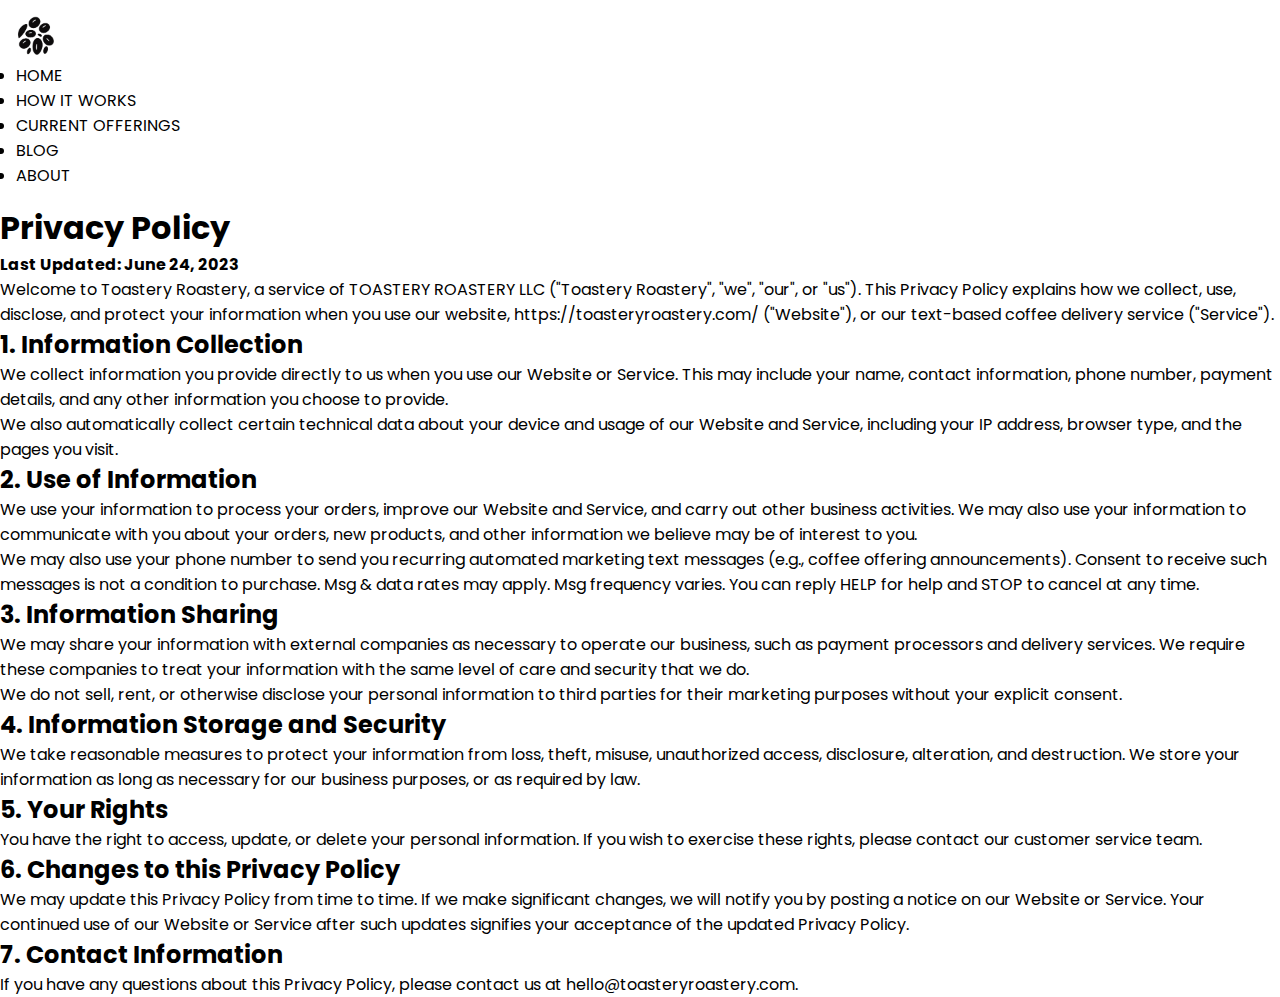
<file: privacy.html>
<!DOCTYPE html>
<html lang="en" prefix="og: http://ogp.me/ns#">

<head>
    <meta charset="UTF-8">
    <meta name="viewport" content="width=device-width, initial-scale=1.0">
    <meta name="description"
        content="Toastery Roastery offers specialty coffee roasting and delivery. Super rare, made-to-order, micro-roasted, and always tasty coffee.">
    <link href="https://cdn.jsdelivr.net/npm/bootstrap@5.0.2/dist/css/bootstrap.min.css" rel="stylesheet"
        integrity="sha384-EVSTQN3/azprG1Anm3QDgpJLIm9Nao0Yz1ztcQTwFspd3yD65VohhpuuCOmLASjC" crossorigin="anonymous">
    <link rel="stylesheet" href="styles.css">
    <title>Toastery Roastery | Privacy Policy</title>
    <meta name="author" content="Toastery Roastery LLC">
    <link href="beans.png" rel="shortcut icon" type="image/x-icon" />
    <link rel="preconnect" href="https://fonts.googleapis.com">
    <link rel="preconnect" href="https://fonts.gstatic.com" crossorigin>
    <link href="https://fonts.googleapis.com/css2?family=Poppins:ital,wght@0,400;0,700;1,400;1,700&display=swap"
        rel="stylesheet">
</head>

<body>
    <header>
        <nav class="navbar navbar-expand-md navbar-light">
            <a class="navbar-brand" href="index.html">
                <img class="rotate-slowly" src="beans.png" alt="Toastery Roastery Logo" height="40" width="40">
            </a>
            <button class="navbar-toggler" type="button" data-bs-toggle="collapse" data-bs-target="#navbarNav"
                aria-controls="navbarNav" aria-expanded="false" aria-label="Toggle navigation">
                <span class="navbar-toggler-icon"></span>
            </button>
            <div class="collapse navbar-collapse" id="navbarNav">
                <ul class="navbar-nav ml-auto">
                    <li class="nav-item">
                        <a class="nav-link" href="index.html">HOME</a>
                    </li>
                    <li class="nav-item">
                        <a class="nav-link" href="how-it-works.html">HOW IT WORKS</a>
                    </li>
                    <li class="nav-item">
                        <a class="nav-link" href="offerings.html">CURRENT OFFERINGS</a>
                    </li>
                    <li class="nav-item">
                        <a class="nav-link" href="blog.html">BLOG</a>
                    </li>
                    <li class="nav-item">
                        <a class="nav-link" href="about.html">ABOUT</a>
                    </li>
                </ul>
            </div>
        </nav>
    </header>
    <main>
        <div class="container mt-5">
            <div class="row">
                <div class="col-12 col-md-8 mx-auto">
                    <h1>Privacy Policy</h1>
                    <p><strong>Last Updated: June 24, 2023</strong></p>

                    <p>Welcome to Toastery Roastery, a service of TOASTERY ROASTERY LLC ("Toastery Roastery", "we",
                        "our", or "us"). This Privacy Policy explains how we collect, use, disclose, and protect your
                        information when you use our website, https://toasteryroastery.com/ ("Website"), or our
                        text-based coffee delivery service ("Service").</p>

                    <h2>1. Information Collection</h2>
                    <p>We collect information you provide directly to us when you use our Website or Service. This may
                        include your name, contact information, phone number, payment details, and any other information
                        you choose to provide.</p>
                    <p>We also automatically collect certain technical data about your device and usage of our Website
                        and Service, including your IP address, browser type, and the pages you visit.</p>

                    <h2>2. Use of Information</h2>
                    <p>We use your information to process your orders, improve our Website and Service, and carry out
                        other business activities. We may also use your information to communicate with you about your
                        orders, new products, and other information we believe may be of interest to you.</p>
                    <p>We may also use your phone number to send you recurring automated marketing text messages (e.g.,
                        coffee offering announcements). Consent to receive such messages is not a condition to purchase.
                        Msg & data rates may apply. Msg frequency varies. You can reply HELP for help and STOP to cancel
                        at any time.</p>

                    <h2>3. Information Sharing</h2>
                    <p>We may share your information with external companies as necessary to operate our business, such
                        as payment processors and delivery services. We require these companies to treat your
                        information with the same level of care and security that we do.</p>

                    <p>We do not sell, rent, or otherwise disclose your personal information to third parties for their
                        marketing purposes without your explicit consent.</p>

                    <h2>4. Information Storage and Security</h2>
                    <p>We take reasonable measures to protect your information from loss, theft, misuse, unauthorized
                        access, disclosure, alteration, and destruction. We store your information as long as necessary
                        for our business purposes, or as required by law.</p>

                    <h2>5. Your Rights</h2>
                    <p>You have the right to access, update, or delete your personal information. If you wish to
                        exercise these rights, please contact our customer service team.</p>

                    <h2>6. Changes to this Privacy Policy</h2>
                    <p>We may update this Privacy Policy from time to time. If we make significant changes, we will
                        notify you by posting a notice on our Website or Service. Your continued use of our Website or
                        Service after such updates signifies your acceptance of the updated Privacy Policy.</p>

                    <h2>7. Contact Information</h2>
                    <p>If you have any questions about this Privacy Policy, please contact us at <a
                            href="mailto:hello@toasteryroastery.com">hello@toasteryroastery.com</a>.</p>
                </div>
            </div>
        </div>
    </main>
    <script src="https://cdn.jsdelivr.net/npm/@popperjs/core@2.9.3/dist/umd/popper.min.js"
        integrity="sha384-eMNCOe7tC1doHpGoJtKh7z7lGz7fuP4F8nfdFvAOA6Gg/z6Y5J6XqqyGXYM2ntX1"
        crossorigin="anonymous"></script>
    <script src="https://cdn.jsdelivr.net/npm/bootstrap@5.0.2/dist/js/bootstrap.min.js"
        integrity="sha384-cVKIPhGWiC2Al4u+LWgxfKTRIcfu0JTxR+EQDz/bgldoEyl4H0zUF0QKbrJ0EcQF"
        crossorigin="anonymous"></script>
</body>

</html>
</file>
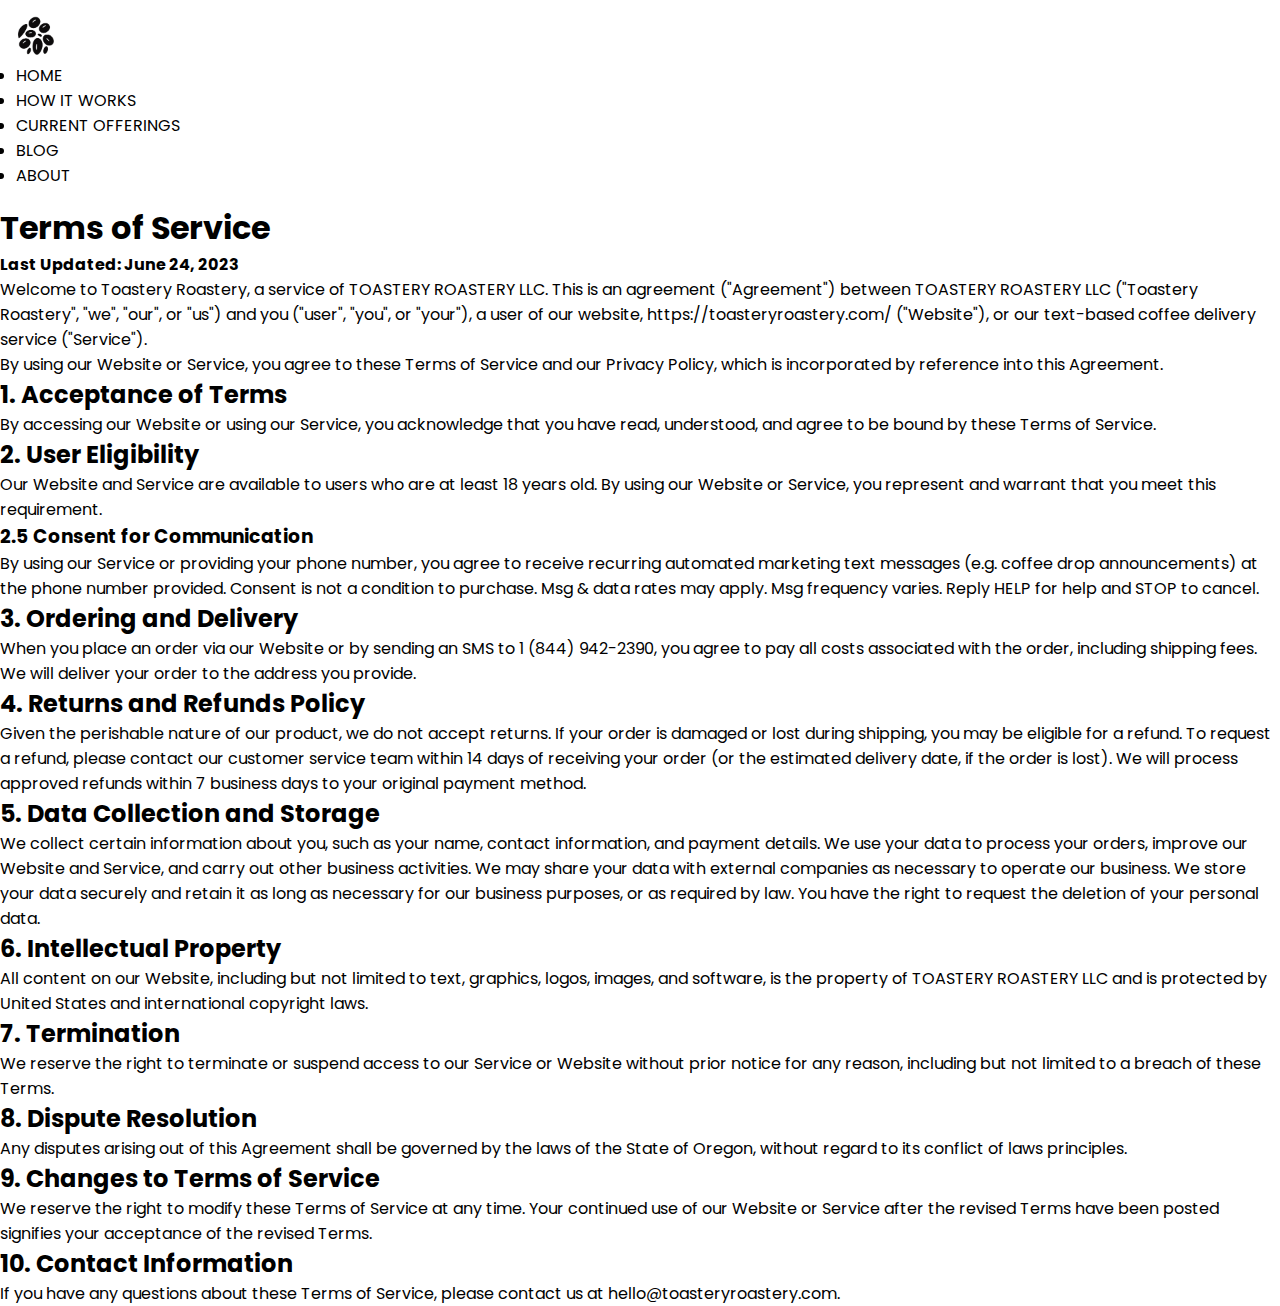
<file: tos.html>
<!DOCTYPE html>
<html lang="en" prefix="og: http://ogp.me/ns#">

<head>
    <meta charset="UTF-8">
    <meta name="viewport" content="width=device-width, initial-scale=1.0">
    <meta name="description"
        content="Toastery Roastery offers specialty coffee roasting and delivery. Super rare, made-to-order, micro-roasted, and always tasty coffee.">
    <link href="https://cdn.jsdelivr.net/npm/bootstrap@5.0.2/dist/css/bootstrap.min.css" rel="stylesheet"
        integrity="sha384-EVSTQN3/azprG1Anm3QDgpJLIm9Nao0Yz1ztcQTwFspd3yD65VohhpuuCOmLASjC" crossorigin="anonymous">
    <link rel="stylesheet" href="styles.css">
    <title>Toastery Roastery | Terms of Service</title>
    <meta name="author" content="Toastery Roastery LLC">
    <link href="beans.png" rel="shortcut icon" type="image/x-icon" />
    <link rel="preconnect" href="https://fonts.googleapis.com">
    <link rel="preconnect" href="https://fonts.gstatic.com" crossorigin>
    <link href="https://fonts.googleapis.com/css2?family=Poppins:ital,wght@0,400;0,700;1,400;1,700&display=swap"
        rel="stylesheet">
</head>

<body>
    <header>
        <nav class="navbar navbar-expand-md navbar-light">
            <a class="navbar-brand" href="index.html">
                <img class="rotate-slowly" src="beans.png" alt="Toastery Roastery Logo" height="40" width="40">
            </a>
            <button class="navbar-toggler" type="button" data-bs-toggle="collapse" data-bs-target="#navbarNav"
                aria-controls="navbarNav" aria-expanded="false" aria-label="Toggle navigation">
                <span class="navbar-toggler-icon"></span>
            </button>
            <div class="collapse navbar-collapse" id="navbarNav">
                <ul class="navbar-nav ml-auto">
                    <li class="nav-item">
                        <a class="nav-link" href="index.html">HOME</a>
                    </li>
                    <li class="nav-item">
                        <a class="nav-link" href="how-it-works.html">HOW IT WORKS</a>
                    </li>
                    <li class="nav-item">
                        <a class="nav-link" href="offerings.html">CURRENT OFFERINGS</a>
                    </li>
                    <li class="nav-item">
                        <a class="nav-link" href="blog.html">BLOG</a>
                    </li>
                    <li class="nav-item">
                        <a class="nav-link" href="about.html">ABOUT</a>
                    </li>
                </ul>
            </div>
        </nav>
    </header>
    <main>
        <div class="container mt-5">
            <div class="row">
                <div class="col-12 col-md-8 mx-auto">
                    <h1>Terms of Service</h1>
                    <p><strong>Last Updated: June 24, 2023</strong></p>

                    <p>Welcome to Toastery Roastery, a service of TOASTERY ROASTERY LLC. This is an agreement
                        ("Agreement") between TOASTERY ROASTERY LLC ("Toastery Roastery", "we", "our", or "us") and you
                        ("user", "you", or "your"), a user of our website, https://toasteryroastery.com/ ("Website"), or
                        our text-based coffee delivery service ("Service").</p>

                    <p>By using our Website or Service, you agree to these Terms of Service and our Privacy Policy,
                        which is incorporated by reference into this Agreement.</p>

                    <h2>1. Acceptance of Terms</h2>
                    <p>By accessing our Website or using our Service, you acknowledge that you have read, understood,
                        and agree to be bound by these Terms of Service.</p>

                    <h2>2. User Eligibility</h2>
                    <p>Our Website and Service are available to users who are at least 18 years old. By using our
                        Website or Service, you represent and warrant that you meet this requirement.</p>

                    <h3>2.5 Consent for Communication</h3>
                    <p>By using our Service or providing your phone number, you agree to receive recurring automated
                        marketing text messages (e.g. coffee drop announcements) at the phone number provided.
                        Consent is not a condition to purchase. Msg & data rates may apply. Msg frequency varies. Reply
                        HELP for help and STOP to cancel.</p>

                    <h2>3. Ordering and Delivery</h2>
                    <p>When you place an order via our Website or by sending an SMS to 1 (844) 942-2390, you agree to
                        pay
                        all costs associated with the order, including shipping fees. We will deliver your order to the
                        address you provide.</p>

                    <h2>4. Returns and Refunds Policy</h2>
                    <p>Given the perishable nature of our product, we do not accept returns. If your order is damaged or
                        lost during shipping, you may be eligible for a refund. To request a refund, please contact our
                        customer service team within 14 days of receiving your order (or the estimated delivery date, if
                        the order is lost). We will process approved refunds within 7 business days to your original
                        payment method.</p>

                    <h2>5. Data Collection and Storage</h2>
                    <p>We collect certain information about you, such as your name, contact information, and payment
                        details. We use your data to process your orders, improve our Website and Service, and carry out
                        other business activities. We may share your data with external companies as necessary to
                        operate our business. We store your data securely and retain it as long as necessary for our
                        business purposes, or as required by law. You have the right to request the deletion of your
                        personal data.</p>

                    <h2>6. Intellectual Property</h2>
                    <p>All content on our Website, including but not limited to text, graphics, logos, images, and
                        software, is the property of TOASTERY ROASTERY LLC and is protected by United States and
                        international copyright laws.</p>

                    <h2>7. Termination</h2>
                    <p>We reserve the right to terminate or suspend access to our Service or Website without prior
                        notice for any reason, including but not limited to a breach of these Terms.</p>

                    <h2>8. Dispute Resolution</h2>
                    <p>Any disputes arising out of this Agreement shall be governed by the laws of the State of Oregon,
                        without regard to its conflict of laws principles.</p>

                    <h2>9. Changes to Terms of Service</h2>
                    <p>We reserve the right to modify these Terms of Service at any time. Your continued use of our
                        Website or Service after the revised Terms have been posted signifies your acceptance of the
                        revised Terms.</p>

                    <h2>10. Contact Information</h2>
                    <p>If you have any questions about these Terms of Service, please contact us at <a
                            href="mailto:hello@toasteryroastery.com">hello@toasteryroastery.com</a>.</p>

                </div>
            </div>
        </div>
    </main>
    <script src="https://cdn.jsdelivr.net/npm/@popperjs/core@2.9.3/dist/umd/popper.min.js"
        integrity="sha384-eMNCOe7tC1doHpGoJtKh7z7lGz7fuP4F8nfdFvAOA6Gg/z6Y5J6XqqyGXYM2ntX1"
        crossorigin="anonymous"></script>
    <script src="https://cdn.jsdelivr.net/npm/bootstrap@5.0.2/dist/js/bootstrap.min.js"
        integrity="sha384-cVKIPhGWiC2Al4u+LWgxfKTRIcfu0JTxR+EQDz/bgldoEyl4H0zUF0QKbrJ0EcQF"
        crossorigin="anonymous"></script>
</body>

</html>
</file>
<file: styles.css>
* {
    margin: 0;
    padding: 0;
    box-sizing: border-box;
}

#about {
    background-color: #BDBD93;
}

#index {
    background-color: #D4DED8;
}

#how-it-works {
    background-color: #DF8B67;
}

#offerings {
    background-color: #F8D6DD;
}

body {
    font-family: 'Poppins', sans-serif;
    background-color: white;
    color: black;
}

h1,
h2,
h3,
h4,
h5,
h6 {
    font-weight: 700;
}

em,
i {
    font-style: italic;
}

.navbar {
    padding: 1rem;
    background-color: transparent;
}

.navbar-nav {
    margin-left: auto;
}

.navbar-toggler {
    border: none;
}

.navbar-toggler-icon {
    background-image: url("data:image/svg+xml;charset=utf8,%3Csvg xmlns='http://www.w3.org/2000/svg' viewBox='0 0 30 30'%3E%3Cpath stroke='rgba(0, 0, 0)' stroke-linecap='round' stroke-miterlimit='10' stroke-width='2' d='M4 7h22M4 15h22M4 23h22'/%3E%3C/svg%3E");
}

.nav-link {
    color: black;
    text-decoration: none;
}

.nav-link:hover {
    color: grey;
}

.nav-item.active .nav-link {
    font-weight: bold;
}

.spacing-1 {
    margin-bottom: 20px;
}

.spacing-2 {
    margin-bottom: 50px;
}

.spacing-3 {
    margin-bottom: 100px;
}

.spacing-4 {
    margin-bottom: 200px;
}

.centered-div {
    display: flex;
    flex-direction: column;
    align-items: center;
    justify-content: center;
    width: 80%;
    margin: 0 auto;
    text-align: center;
}

.sms-button {
    font-size: 1.2em;
    letter-spacing: 2px;
    text-decoration: none;
    text-transform: uppercase;
    color: #000;
    cursor: pointer;
    border: 3px solid;
    padding: 10px 20px;
    box-shadow: 1px 1px 0px 0px, 2px 2px 0px 0px, 3px 3px 0px 0px, 4px 4px 0px 0px, 5px 5px 0px 0px;
    position: relative;
    user-select: none;
    -webkit-user-select: none;
    touch-action: manipulation;
    background-color: transparent;
}

.sms-button:active {
    box-shadow: 0px 0px 0px 0px;
    top: 5px;
    left: 5px;
}

@media (min-width: 768px) {
    .sms-button {
        padding: 0.25em 0.75em;
    }
}

@keyframes rotate {
    from {
        transform: rotate(0deg);
    }

    to {
        transform: rotate(360deg);
    }
}

.rotate-slowly {
    animation: rotate 10s linear infinite;
}

.faq-title {
    text-align: left;
}

.center-image {
    display: block;
    margin-left: auto;
    margin-right: auto;
}

a {
    text-decoration: none;
    color: inherit;
}

a:hover {
    text-decoration: underline;
    color: inherit;
}

a:focus {
    text-decoration: none;
    color: inherit;
}

.accordion-button,
.accordion-body {
    background-color: #DF8B67 !important;
}

.accordion-button:focus {
    color: #000 !important;
    box-shadow: none;
}

.accordion-button:not(.collapsed) {
    color: black;
}

.accordion-item {
    border: 2px solid black;
}

@media (min-width: 992px) {
    .custom-row {
        display: flex;
        align-items: center;
    }
}

.caption {
    color: gray;
    font-size: 0.8rem;
    font-style: italic;
}

.blog-cta {
    background-color: #000;
    color: #fff;
    padding: 3rem 0;
}

.sms-button-white {
    font-size: 1.2em;
    letter-spacing: 2px;
    text-decoration: none;
    text-transform: uppercase;
    color: #fff;
    border-color: #fff;
    cursor: pointer;
    border: 3px solid;
    padding: 10px 20px;
    box-shadow: 1px 1px 0px 0px, 2px 2px 0px 0px, 3px 3px 0px 0px, 4px 4px 0px 0px, 5px 5px 0px 0px;
    position: relative;
    user-select: none;
    -webkit-user-select: none;
    touch-action: manipulation;
}

.sms-button-white:active {
    box-shadow: 0px 0px 0px 0px;
    top: 5px;
    left: 5px;
}
</file>
